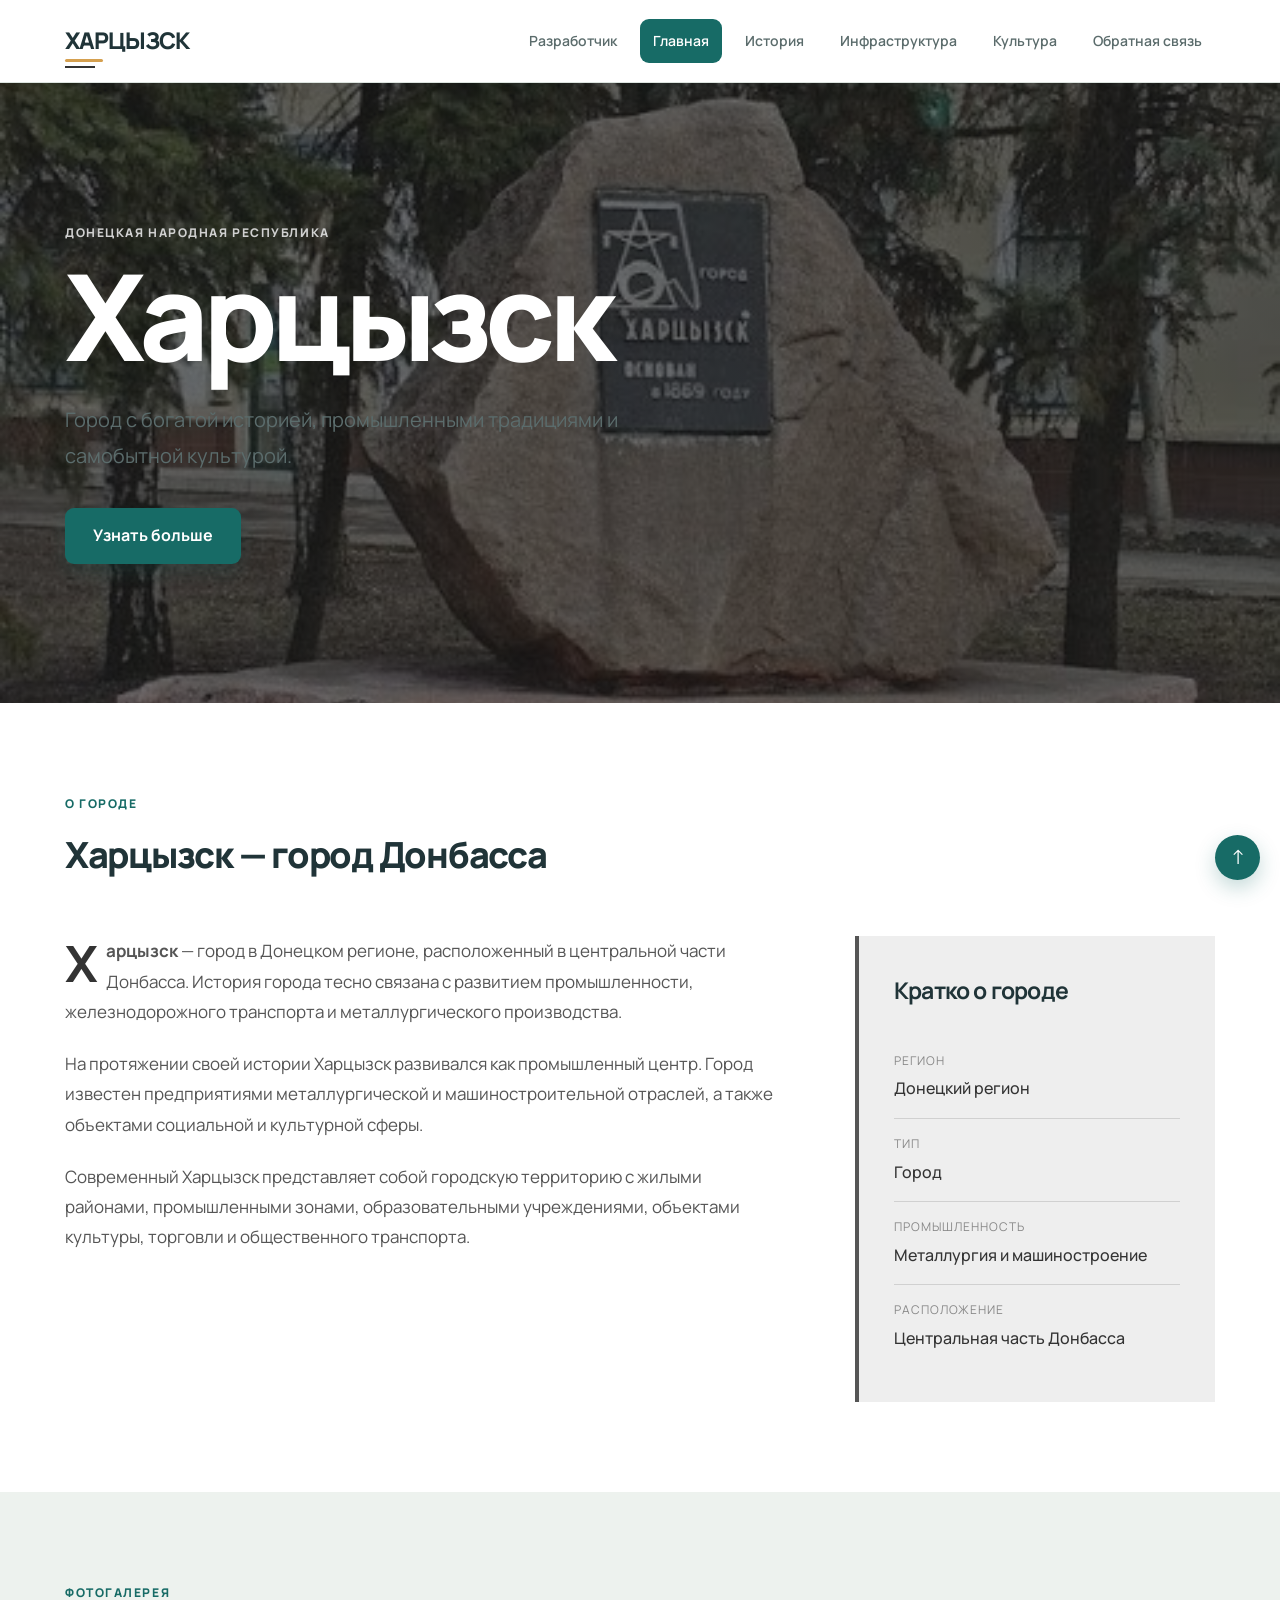
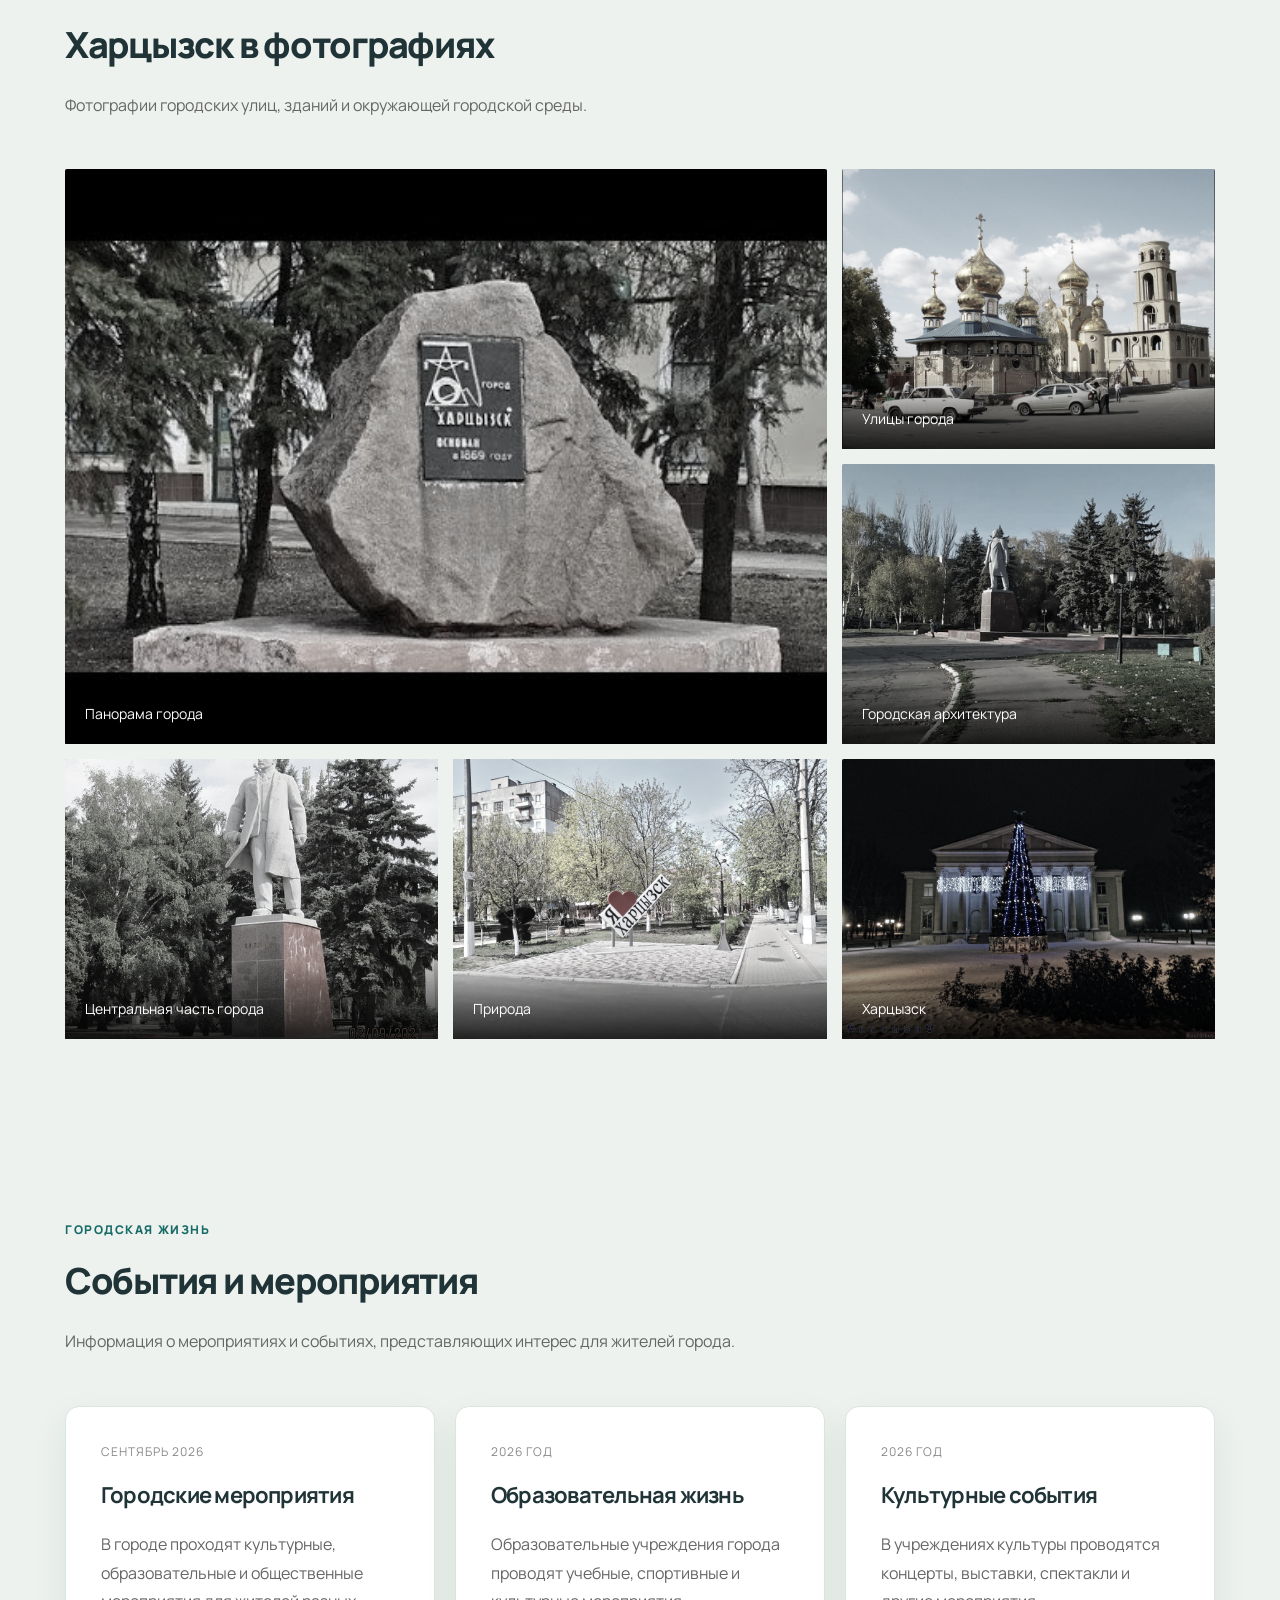
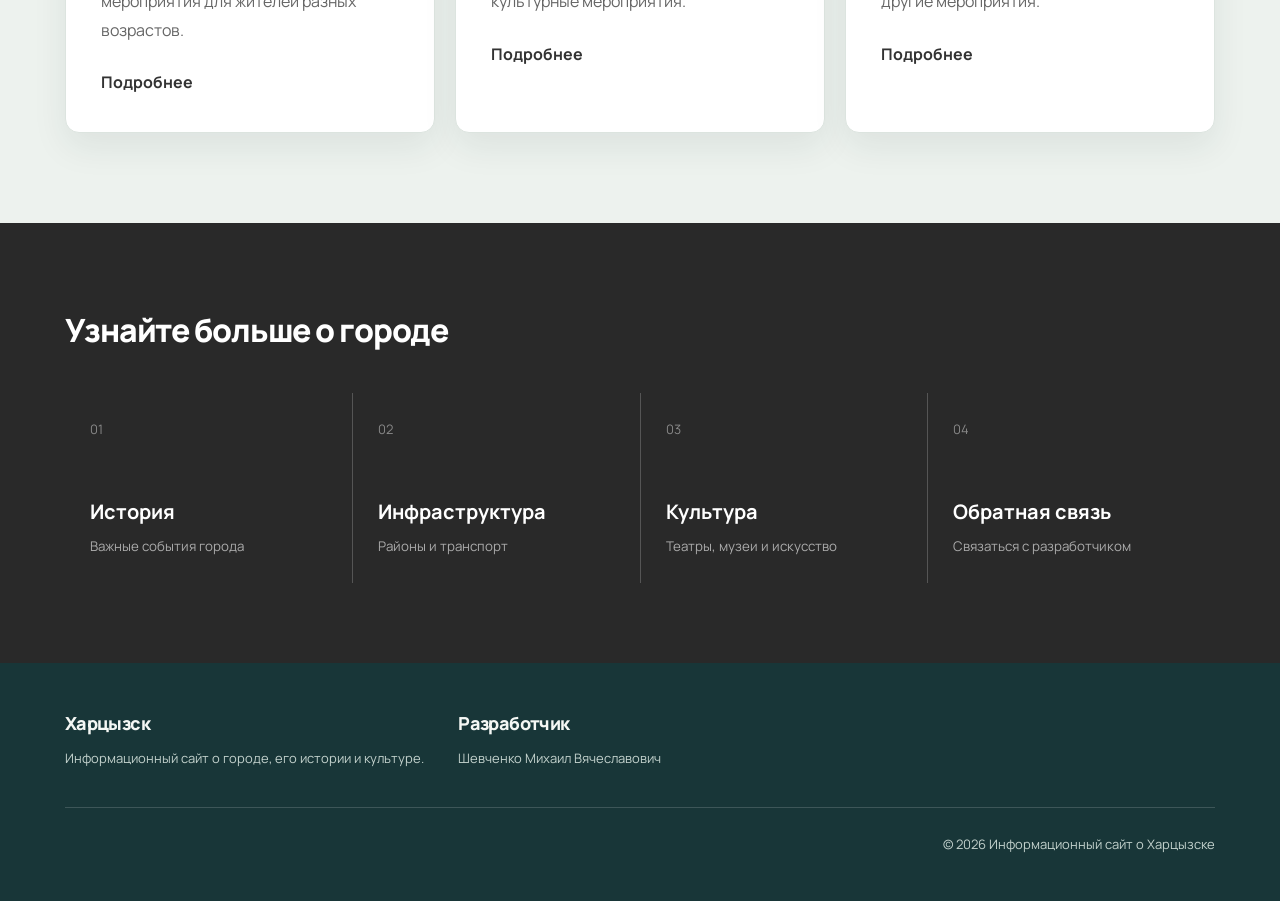
<file: index.html>
<!DOCTYPE html>
<html lang="ru">

<head>
    <meta charset="UTF-8">
    <meta name="viewport" content="width=device-width, initial-scale=1.0">

    <meta name="description"
          content="Информационный сайт о городе Харцызске">

    <title>Харцызск | Главная</title>

    <link rel="stylesheet" href="css/style.css">
    <link rel="stylesheet" href="css/visual-refresh.css">

    <link rel="preconnect" href="https://fonts.googleapis.com">
    <link rel="preconnect" href="https://fonts.gstatic.com" crossorigin>

    <link href="https://fonts.googleapis.com/css2?family=Roboto:wght@300;400;500;700&display=swap"
          rel="stylesheet">
</head>

<body>

<header class="site-header">

    <div class="header-container">

        <div class="logo">
            <a href="index.html">ХАРЦЫЗСК</a>
        </div>

        <nav class="main-navigation" aria-label="Основная навигация">
            <ul>
                <li>
                    <a href="developer.html">Разработчик</a>
                </li>

                <li>
                    <a href="index.html" class="active">Главная</a>
                </li>

                <li>
                    <a href="history.html">История</a>
                </li>

                <li>
                    <a href="infrastructure.html">Инфраструктура</a>
                </li>

                <li>
                    <a href="culture.html">Культура</a>
                </li>

                <li>
                    <a href="feedback.html">Обратная связь</a>
                </li>
            </ul>
        </nav>

    </div>

</header>


<main>

    <!-- ==========================================
         ГЛАВНЫЙ ЭКРАН
         ========================================== -->

    <section class="hero">

        <div class="hero-overlay">

            <div class="container">

                <p class="section-label">
                    Донецкая Народная Республика
                </p>

                <h1>Харцызск</h1>

                <p class="hero-description">
                    Город с богатой историей, промышленными традициями
                    и самобытной культурой.
                </p>

                <a href="#about" class="hero-button">
                    Узнать больше
                </a>

            </div>

        </div>

    </section>


    <!-- ==========================================
         О ГОРОДЕ
         ========================================== -->

    <section class="about-city" id="about">

        <div class="container">

            <header class="section-header">

                <p class="section-label">
                    О городе
                </p>

                <h2>
                    Харцызск — город Донбасса
                </h2>

            </header>


            <div class="about-grid">

                <article class="about-main">

                    <p>
                        <strong>Харцызск</strong> — город в Донецком регионе,
                        расположенный в центральной части Донбасса.
                        История города тесно связана с развитием
                        промышленности, железнодорожного транспорта
                        и металлургического производства.
                    </p>

                    <p>
                        На протяжении своей истории Харцызск развивался
                        как промышленный центр. Город известен предприятиями
                        металлургической и машиностроительной отраслей,
                        а также объектами социальной и культурной сферы.
                    </p>

                    <p>
                        Современный Харцызск представляет собой городскую
                        территорию с жилыми районами, промышленными зонами,
                        образовательными учреждениями, объектами культуры,
                        торговли и общественного транспорта.
                    </p>

                </article>


                <aside class="city-facts">

                    <h3>Кратко о городе</h3>

                    <dl>

                        <div>
                            <dt>Регион</dt>
                            <dd>Донецкий регион</dd>
                        </div>

                        <div>
                            <dt>Тип</dt>
                            <dd>Город</dd>
                        </div>

                        <div>
                            <dt>Промышленность</dt>
                            <dd>Металлургия и машиностроение</dd>
                        </div>

                        <div>
                            <dt>Расположение</dt>
                            <dd>Центральная часть Донбасса</dd>
                        </div>

                    </dl>

                </aside>

            </div>

        </div>

    </section>


    <!-- ==========================================
         ФОТОГАЛЕРЕЯ
         ========================================== -->

    <section class="gallery-section">

        <div class="container">

            <header class="section-header">

                <p class="section-label">
                    Фотогалерея
                </p>

                <h2>
                    Харцызск в фотографиях
                </h2>

                <p>
                    Фотографии городских улиц, зданий и окружающей
                    городской среды.
                </p>

            </header>


            <div class="city-gallery">

                <figure class="gallery-item gallery-large">

                    <img src="images/harzysk1.jpg"
                         alt="Панорама Харцызска">

                    <figcaption>
                        Панорама города
                    </figcaption>

                </figure>


                <figure class="gallery-item">

                    <img src="images/harzysk2.jpg"
                         alt="Улица Харцызска">

                    <figcaption>
                        Улицы города
                    </figcaption>

                </figure>


                <figure class="gallery-item">

                    <img src="images/harzysk3.jpg"
                         alt="Городская архитектура Харцызска">

                    <figcaption>
                        Городская архитектура
                    </figcaption>

                </figure>


                <figure class="gallery-item">

                    <img src="images/harzysk4.jpg"
                         alt="Центральная часть Харцызска">

                    <figcaption>
                        Центральная часть города
                    </figcaption>

                </figure>


                <figure class="gallery-item">

                    <img src="images/harzysk5.jpg"
                         alt="Природа рядом с Харцызском">

                    <figcaption>
                        Природа
                    </figcaption>

                </figure>


                <figure class="gallery-item">

                    <img src="images/harzysk6.jpg"
                         alt="Город Харцызск">

                    <figcaption>
                        Харцызск
                    </figcaption>

                </figure>

            </div>

        </div>

    </section>


    <!-- ==========================================
         СОБЫТИЯ
         ========================================== -->

    <section class="events-section">

        <div class="container">

            <header class="section-header">

                <p class="section-label">
                    Городская жизнь
                </p>

                <h2>
                    События и мероприятия
                </h2>

                <p>
                    Информация о мероприятиях и событиях,
                    представляющих интерес для жителей города.
                </p>

            </header>


            <div class="events-grid">

                <article class="event-card">

                    <time datetime="2026-09">
                        Сентябрь 2026
                    </time>

                    <h3>
                        Городские мероприятия
                    </h3>

                    <p>
                        В городе проходят культурные, образовательные
                        и общественные мероприятия для жителей
                        разных возрастов.
                    </p>

                    <a href="culture.html">
                        Подробнее
                    </a>

                </article>


                <article class="event-card">

                    <time datetime="2026">
                        2026 год
                    </time>

                    <h3>
                        Образовательная жизнь
                    </h3>

                    <p>
                        Образовательные учреждения города проводят
                        учебные, спортивные и культурные мероприятия.
                    </p>

                    <a href="culture.html">
                        Подробнее
                    </a>

                </article>


                <article class="event-card">

                    <time datetime="2026">
                        2026 год
                    </time>

                    <h3>
                        Культурные события
                    </h3>

                    <p>
                        В учреждениях культуры проводятся концерты,
                        выставки, спектакли и другие мероприятия.
                    </p>

                    <a href="culture.html">
                        Подробнее
                    </a>

                </article>

            </div>

        </div>

    </section>


    <!-- ==========================================
         БЫСТРАЯ НАВИГАЦИЯ
         ========================================== -->

    <section class="quick-links">

        <div class="container">

            <header>
                <h2>
                    Узнайте больше о городе
                </h2>
            </header>

            <div class="quick-links-grid">

                <a href="history.html">
                    <span>01</span>
                    <strong>История</strong>
                    <small>Важные события города</small>
                </a>

                <a href="infrastructure.html">
                    <span>02</span>
                    <strong>Инфраструктура</strong>
                    <small>Районы и транспорт</small>
                </a>

                <a href="culture.html">
                    <span>03</span>
                    <strong>Культура</strong>
                    <small>Театры, музеи и искусство</small>
                </a>

                <a href="feedback.html">
                    <span>04</span>
                    <strong>Обратная связь</strong>
                    <small>Связаться с разработчиком</small>
                </a>

            </div>

        </div>

    </section>

</main>


<footer class="site-footer">

    <div class="container footer-container">

        <section>

            <h2>Харцызск</h2>

            <p>
                Информационный сайт о городе,
                его истории и культуре.
            </p>

        </section>

        <section>

            <h2>Разработчик</h2>

            <p>
                Шевченко Михаил Вячеславович
            </p>

        </section>

        <p class="copyright">
            &copy; 2026 Информационный сайт о Харцызске
        </p>

    </div>

</footer>

</body>
</html>
</file>
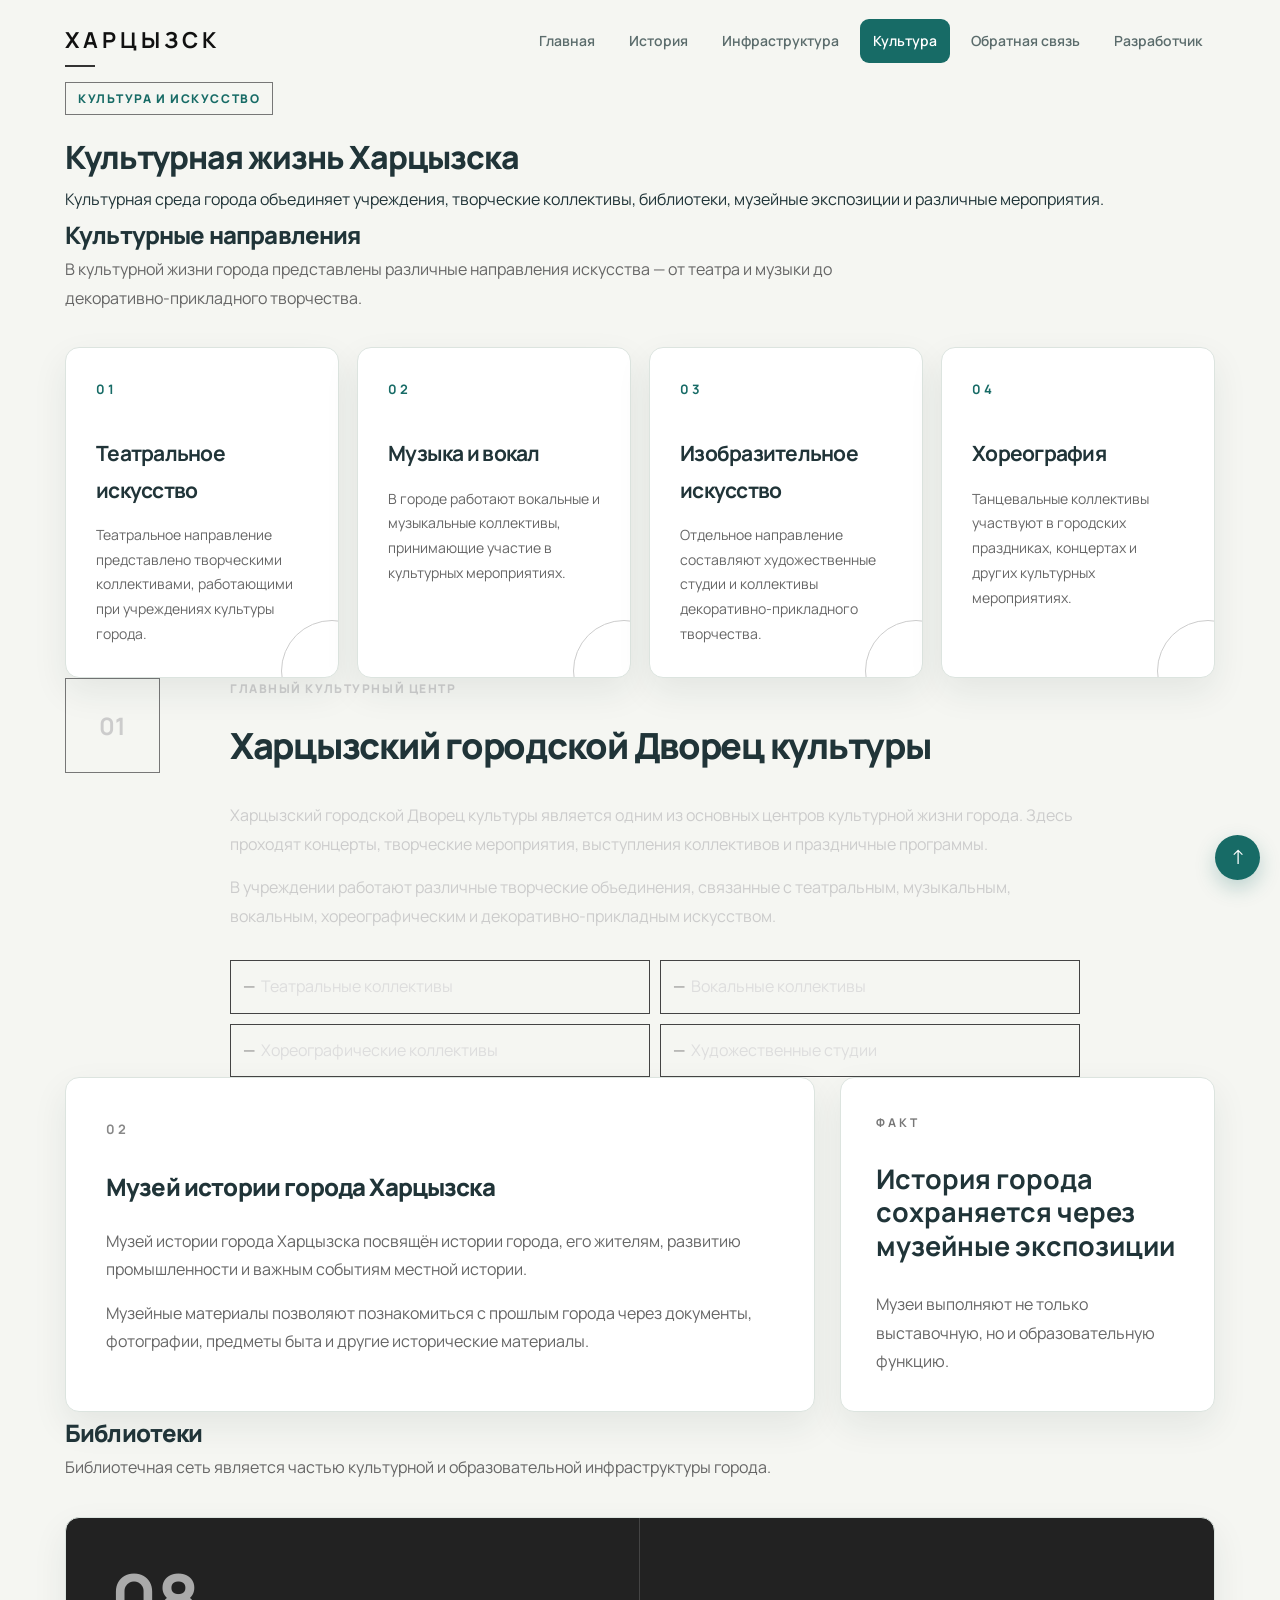
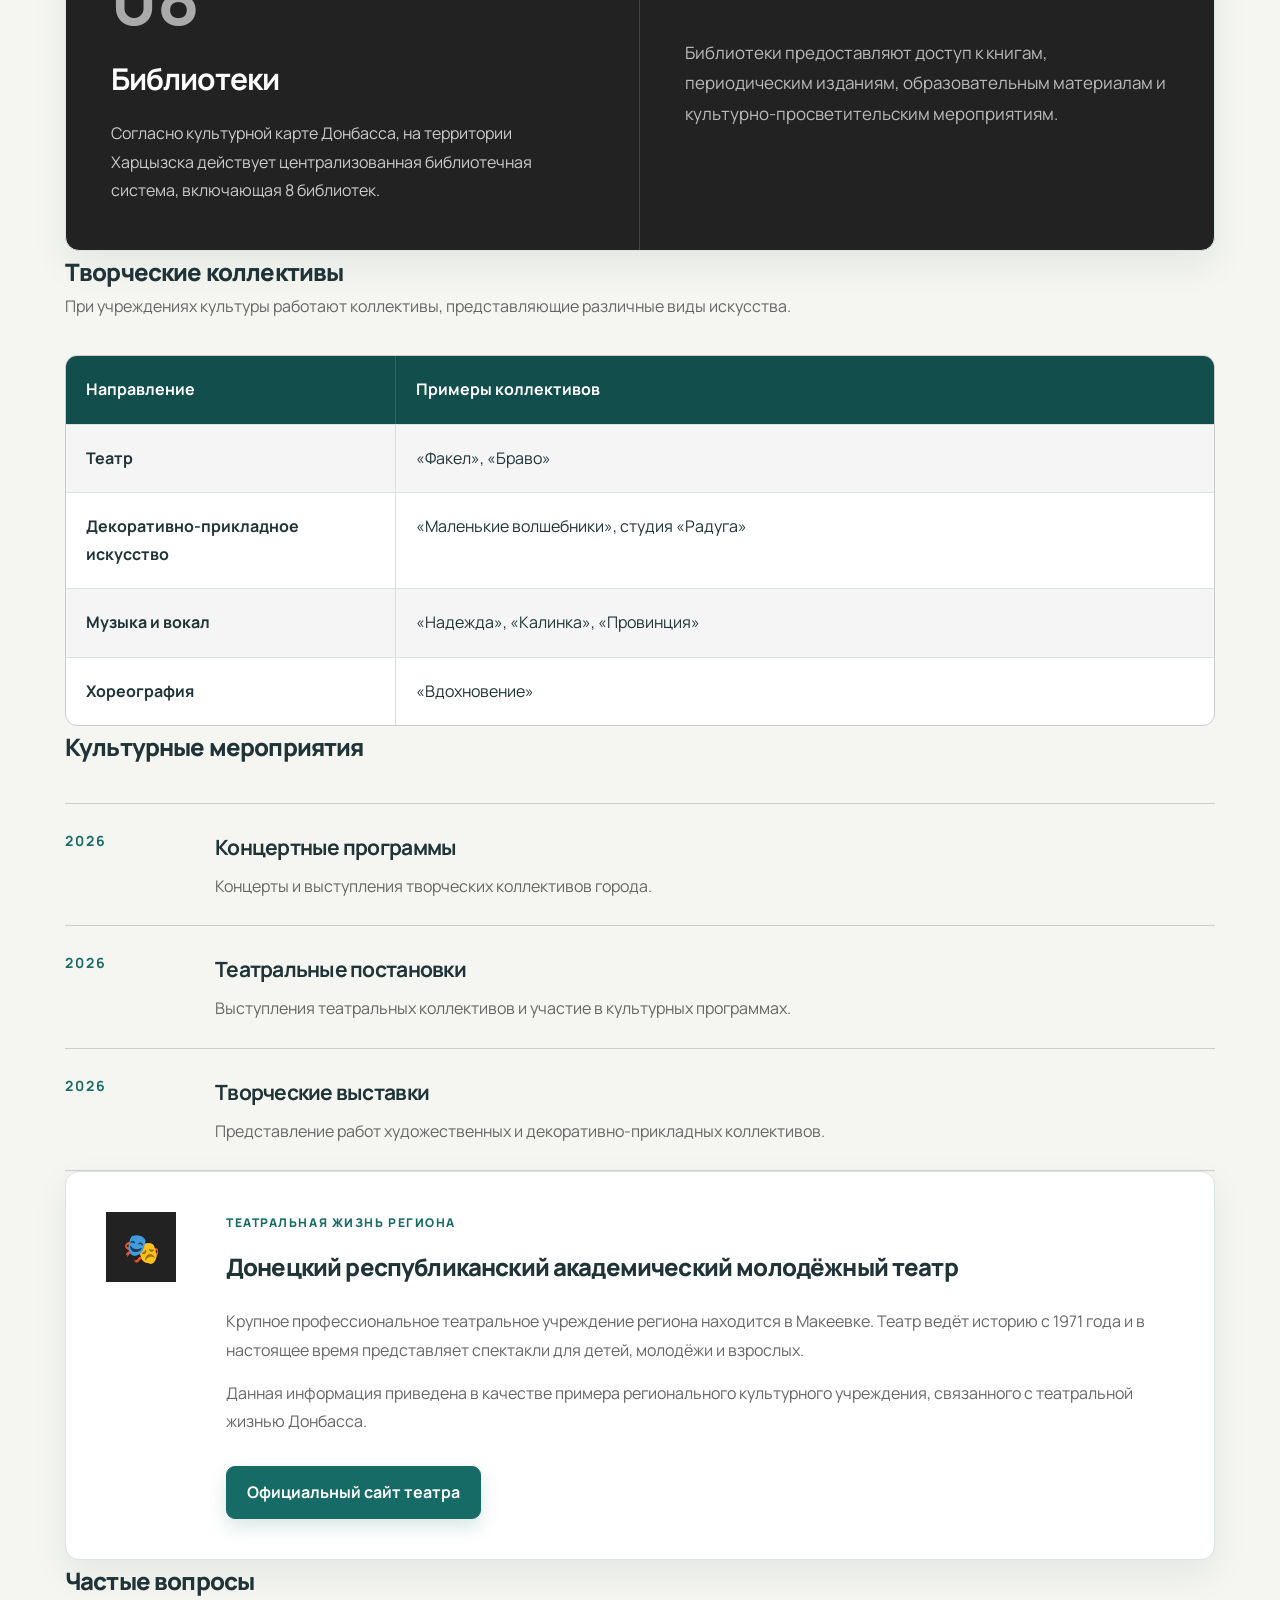
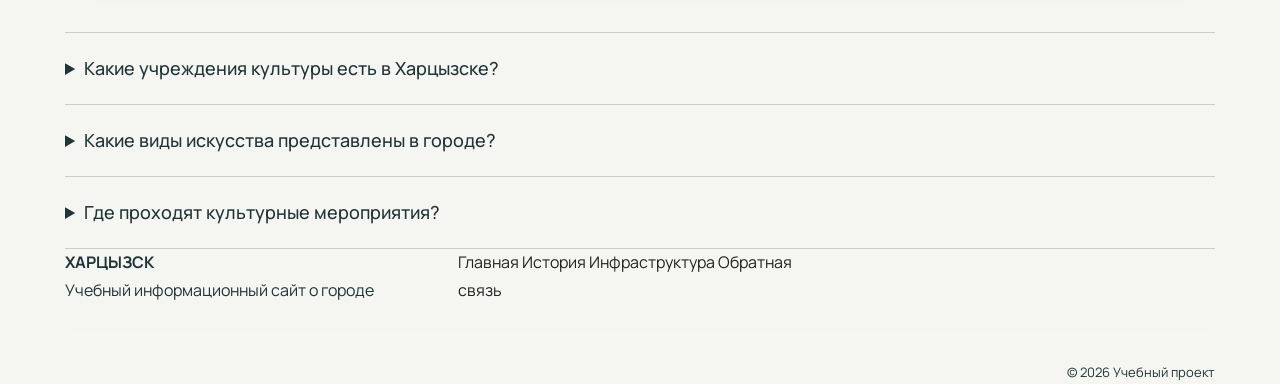
<file: culture.html>
<!DOCTYPE html>

<html lang="ru">

<head> <meta charset="UTF-8"> <meta name="viewport" content="width=device-width, initial-scale=1.0">
<meta name="description" content="Культура и искусство города Харцызска">
<meta name="keywords" content="Харцызск, культура, искусство, музей, театр, дворец культуры">

<title>Харцызск — Культура</title>

<link rel="stylesheet" href="css/style.css">
    <link rel="stylesheet" href="css/visual-refresh.css">

<link rel="preconnect" href="https://fonts.googleapis.com">
<link rel="preconnect" href="https://fonts.gstatic.com" crossorigin>

<link href="https://fonts.googleapis.com/css2?family=Roboto:wght@300;400;500;700&display=swap"
      rel="stylesheet">


<div class="header-container">

  <a href="index.html" class="logo">
    ХАРЦЫЗСК
  </a>


  <nav class="main-nav" aria-label="Основная навигация">

    <ul>

      <li>
        <a href="index.html">
          Главная
        </a>
      </li>

      <li>
        <a href="history.html">
          История
        </a>
      </li>

      <li>
        <a href="infrastructure.html">
          Инфраструктура
        </a>
      </li>

      <li>
        <a href="culture.html" class="active">
          Культура
        </a>
      </li>

      <li>
        <a href="feedback.html">
          Обратная связь
        </a>
      </li>

      <li>
        <a href="developer.html">
          Разработчик
        </a>
      </li>

    </ul>

  </nav>

</div>


<div class="container">

  <p class="page-label">
    КУЛЬТУРА И ИСКУССТВО
  </p>

  <h1>
    Культурная жизнь Харцызска
  </h1>

  <p>
    Культурная среда города объединяет учреждения,
    творческие коллективы, библиотеки, музейные
    экспозиции и различные мероприятия.
  </p>

</div>


<div class="container">

  <h2>
    Культурные направления
  </h2>

  <p class="section-intro">
    В культурной жизни города представлены различные
    направления искусства — от театра и музыки
    до декоративно-прикладного творчества.
  </p>


  <div class="culture-grid">


    <article class="culture-card">

            <span class="culture-number">
                01
            </span>

      <h3>
        Театральное искусство
      </h3>

      <p>
        Театральное направление представлено
        творческими коллективами, работающими
        при учреждениях культуры города.
      </p>

    </article>


    <article class="culture-card">

            <span class="culture-number">
                02
            </span>

      <h3>
        Музыка и вокал
      </h3>

      <p>
        В городе работают вокальные и музыкальные
        коллективы, принимающие участие
        в культурных мероприятиях.
      </p>

    </article>


    <article class="culture-card">

            <span class="culture-number">
                03
            </span>

      <h3>
        Изобразительное искусство
      </h3>

      <p>
        Отдельное направление составляют
        художественные студии и коллективы
        декоративно-прикладного творчества.
      </p>

    </article>


    <article class="culture-card">

            <span class="culture-number">
                04
            </span>

      <h3>
        Хореография
      </h3>

      <p>
        Танцевальные коллективы участвуют
        в городских праздниках, концертах
        и других культурных мероприятиях.
      </p>

    </article>


  </div>

</div>


<div class="container">

  <div class="culture-feature">

    <div class="culture-feature-number">
      01
    </div>


    <div class="culture-feature-content">

      <p class="small-title">
        ГЛАВНЫЙ КУЛЬТУРНЫЙ ЦЕНТР
      </p>

      <h2>
        Харцызский городской Дворец культуры
      </h2>

      <p>
        Харцызский городской Дворец культуры является
        одним из основных центров культурной жизни
        города. Здесь проходят концерты, творческие
        мероприятия, выступления коллективов
        и праздничные программы.
      </p>

      <p>
        В учреждении работают различные творческие
        объединения, связанные с театральным,
        музыкальным, вокальным, хореографическим
        и декоративно-прикладным искусством.
      </p>


      <ul class="culture-list">

        <li>
          Театральные коллективы
        </li>

        <li>
          Вокальные коллективы
        </li>

        <li>
          Хореографические коллективы
        </li>

        <li>
          Художественные студии
        </li>

      </ul>

    </div>

  </div>

</div>


<div class="container">

  <div class="museum-layout">


    <article class="museum-card">

      <div class="museum-number">
        02
      </div>

      <h2>
        Музей истории города Харцызска
      </h2>

      <p>
        Музей истории города Харцызска посвящён
        истории города, его жителям, развитию
        промышленности и важным событиям
        местной истории.
      </p>

      <p>
        Музейные материалы позволяют познакомиться
        с прошлым города через документы, фотографии,
        предметы быта и другие исторические материалы.
      </p>

    </article>


    <aside class="museum-fact">

            <span>
                ФАКТ
            </span>

      <strong>
        История города
        сохраняется
        через музейные
        экспозиции
      </strong>

      <p>
        Музеи выполняют не только выставочную,
        но и образовательную функцию.
      </p>

    </aside>


  </div>

</div>


<div class="container">

  <h2>
    Библиотеки
  </h2>

  <p class="section-intro">
    Библиотечная сеть является частью культурной
    и образовательной инфраструктуры города.
  </p>


  <div class="library-box">

    <div class="library-main">

            <span class="big-number">
                08
            </span>

      <h3>
        Библиотеки
      </h3>

      <p>
        Согласно культурной карте Донбасса,
        на территории Харцызска действует
        централизованная библиотечная система,
        включающая 8 библиотек.
      </p>

    </div>


    <div class="library-side">

      <p>
        Библиотеки предоставляют доступ
        к книгам, периодическим изданиям,
        образовательным материалам и
        культурно-просветительским мероприятиям.
      </p>

    </div>

  </div>

</div>


<div class="container">

  <h2>
    Творческие коллективы
  </h2>

  <p class="section-intro">
    При учреждениях культуры работают коллективы,
    представляющие различные виды искусства.
  </p>


  <div class="creative-table">


    <div class="creative-row creative-header">

      <div>
        Направление
      </div>

      <div>
        Примеры коллективов
      </div>

    </div>


    <div class="creative-row">

      <div>
        <strong>
          Театр
        </strong>
      </div>

      <div>
        «Факел», «Браво»
      </div>

    </div>


    <div class="creative-row">

      <div>
        <strong>
          Декоративно-прикладное искусство
        </strong>
      </div>

      <div>
        «Маленькие волшебники»,
        студия «Радуга»
      </div>

    </div>


    <div class="creative-row">

      <div>
        <strong>
          Музыка и вокал
        </strong>
      </div>

      <div>
        «Надежда», «Калинка», «Провинция»
      </div>

    </div>


    <div class="creative-row">

      <div>
        <strong>
          Хореография
        </strong>
      </div>

      <div>
        «Вдохновение»
      </div>

    </div>


  </div>

</div>


<div class="container">

  <h2>
    Культурные мероприятия
  </h2>


  <div class="event-list">


    <article class="event-item">

      <time datetime="2026">
        2026
      </time>

      <div>

        <h3>
          Концертные программы
        </h3>

        <p>
          Концерты и выступления творческих
          коллективов города.
        </p>

      </div>

    </article>


    <article class="event-item">

      <time datetime="2026">
        2026
      </time>

      <div>

        <h3>
          Театральные постановки
        </h3>

        <p>
          Выступления театральных коллективов
          и участие в культурных программах.
        </p>

      </div>

    </article>


    <article class="event-item">

      <time datetime="2026">
        2026
      </time>

      <div>

        <h3>
          Творческие выставки
        </h3>

        <p>
          Представление работ художественных
          и декоративно-прикладных коллективов.
        </p>

      </div>

    </article>


  </div>

</div>


<div class="container">

  <aside class="theatre-note">

    <div class="theatre-symbol">
      🎭
    </div>


    <div>

      <p class="small-title">
        ТЕАТРАЛЬНАЯ ЖИЗНЬ РЕГИОНА
      </p>

      <h2>
        Донецкий республиканский
        академический молодёжный театр
      </h2>

      <p>
        Крупное профессиональное театральное
        учреждение региона находится в Макеевке.
        Театр ведёт историю с 1971 года и в настоящее
        время представляет спектакли для детей,
        молодёжи и взрослых.
      </p>

      <p>
        Данная информация приведена в качестве
        примера регионального культурного учреждения,
        связанного с театральной жизнью Донбасса.
      </p>

      <a class="culture-button"
         href="https://donramt.ru/"
         target="_blank"
         rel="noopener noreferrer">
        Официальный сайт театра
      </a>

    </div>

  </aside>

</div>


<div class="container">

  <h2>
    Частые вопросы
  </h2>


  <div class="culture-faq">


    <details>

      <summary>
        Какие учреждения культуры есть в Харцызске?
      </summary>

      <p>
        Среди учреждений культуры города указаны
        городской Дворец культуры, Музей истории
        города Харцызска и библиотечная система.
      </p>

    </details>


    <details>

      <summary>
        Какие виды искусства представлены в городе?
      </summary>

      <p>
        Представлены театральное, музыкальное,
        вокальное, хореографическое,
        изобразительное и декоративно-прикладное
        направления.
      </p>

    </details>


    <details>

      <summary>
        Где проходят культурные мероприятия?
      </summary>

      <p>
        Основными площадками являются учреждения
        культуры, творческие объединения,
        городские общественные пространства
        и площадки для проведения праздничных
        мероприятий.
      </p>

    </details>


  </div>

</div>


<div class="footer-container">


  <div>

    <strong>
      ХАРЦЫЗСК
    </strong>

    <p>
      Учебный информационный сайт о городе
    </p>

  </div>


  <nav aria-label="Навигация в подвале">

    <a href="index.html">
      Главная
    </a>

    <a href="history.html">
      История
    </a>

    <a href="infrastructure.html">
      Инфраструктура
    </a>

    <a href="feedback.html">
      Обратная связь
    </a>

  </nav>


  <p class="copyright">
    © 2026 Учебный проект
  </p>


</div>
</file>
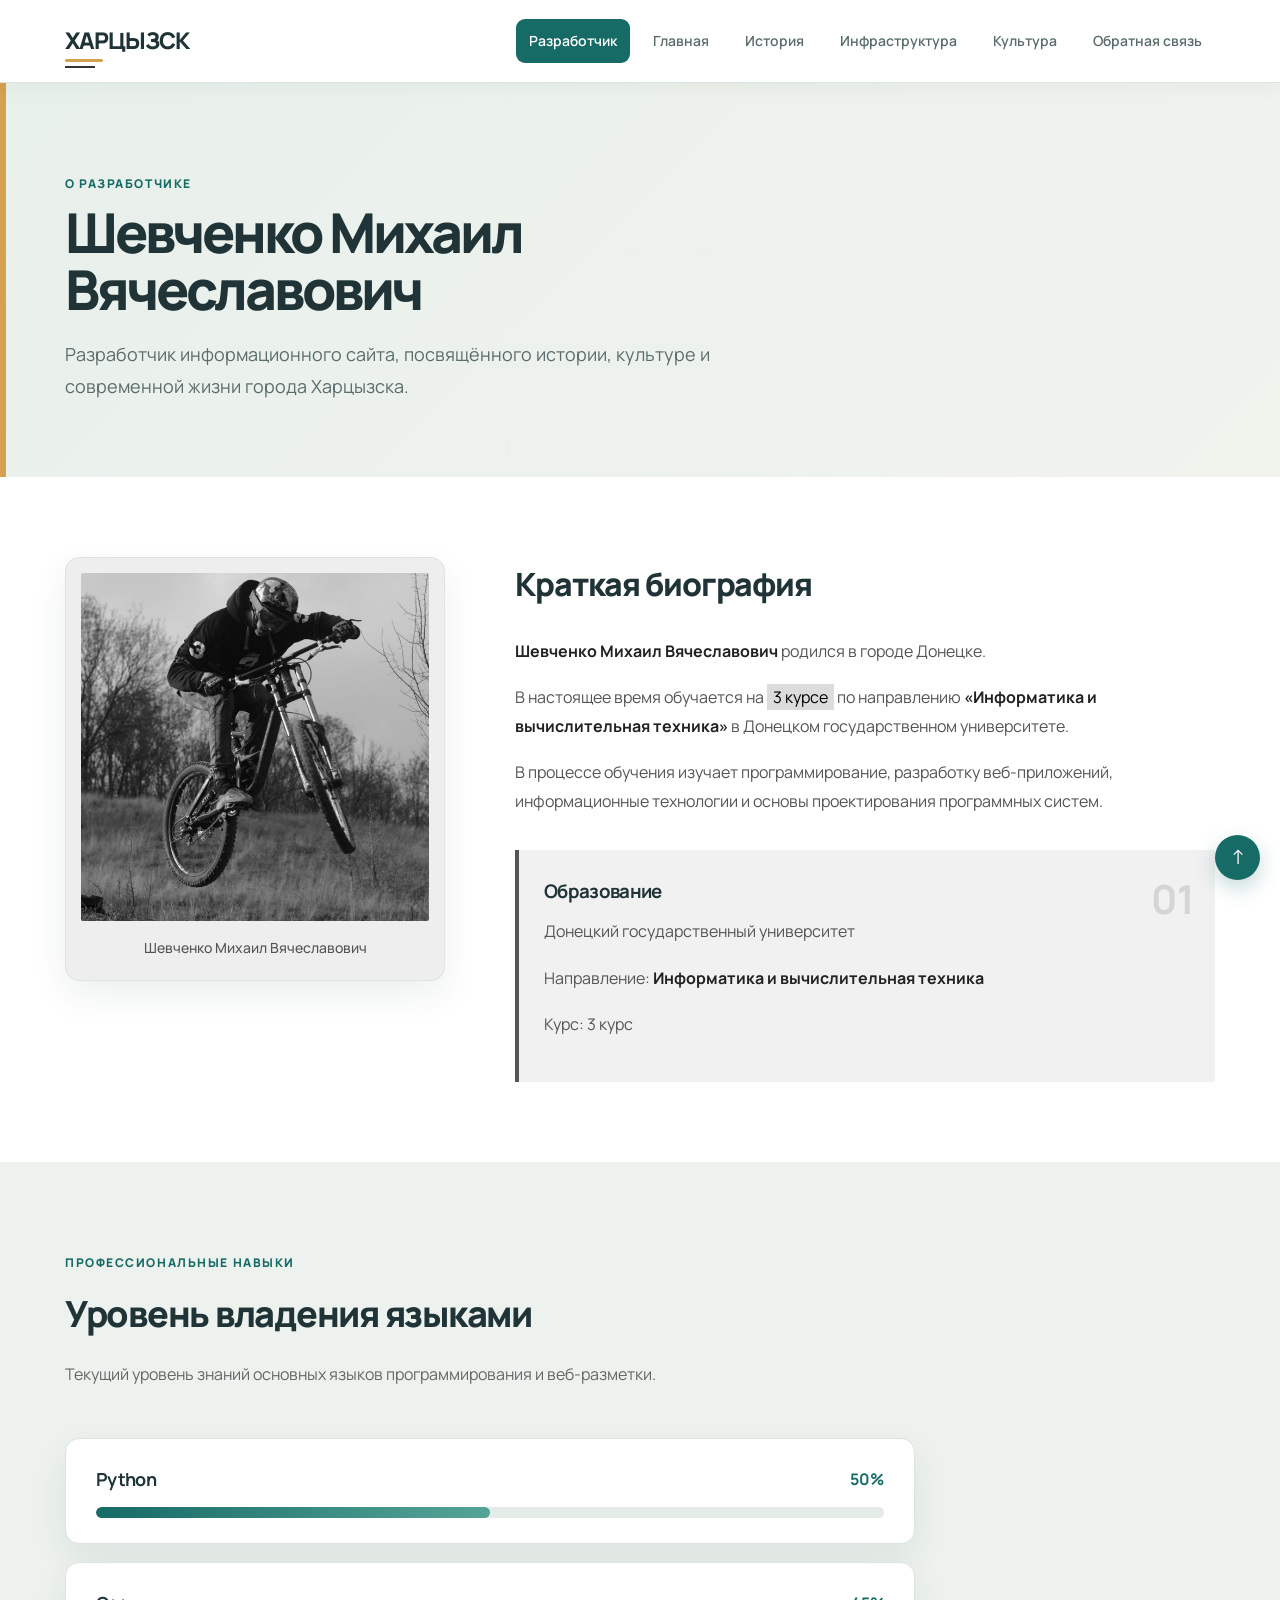
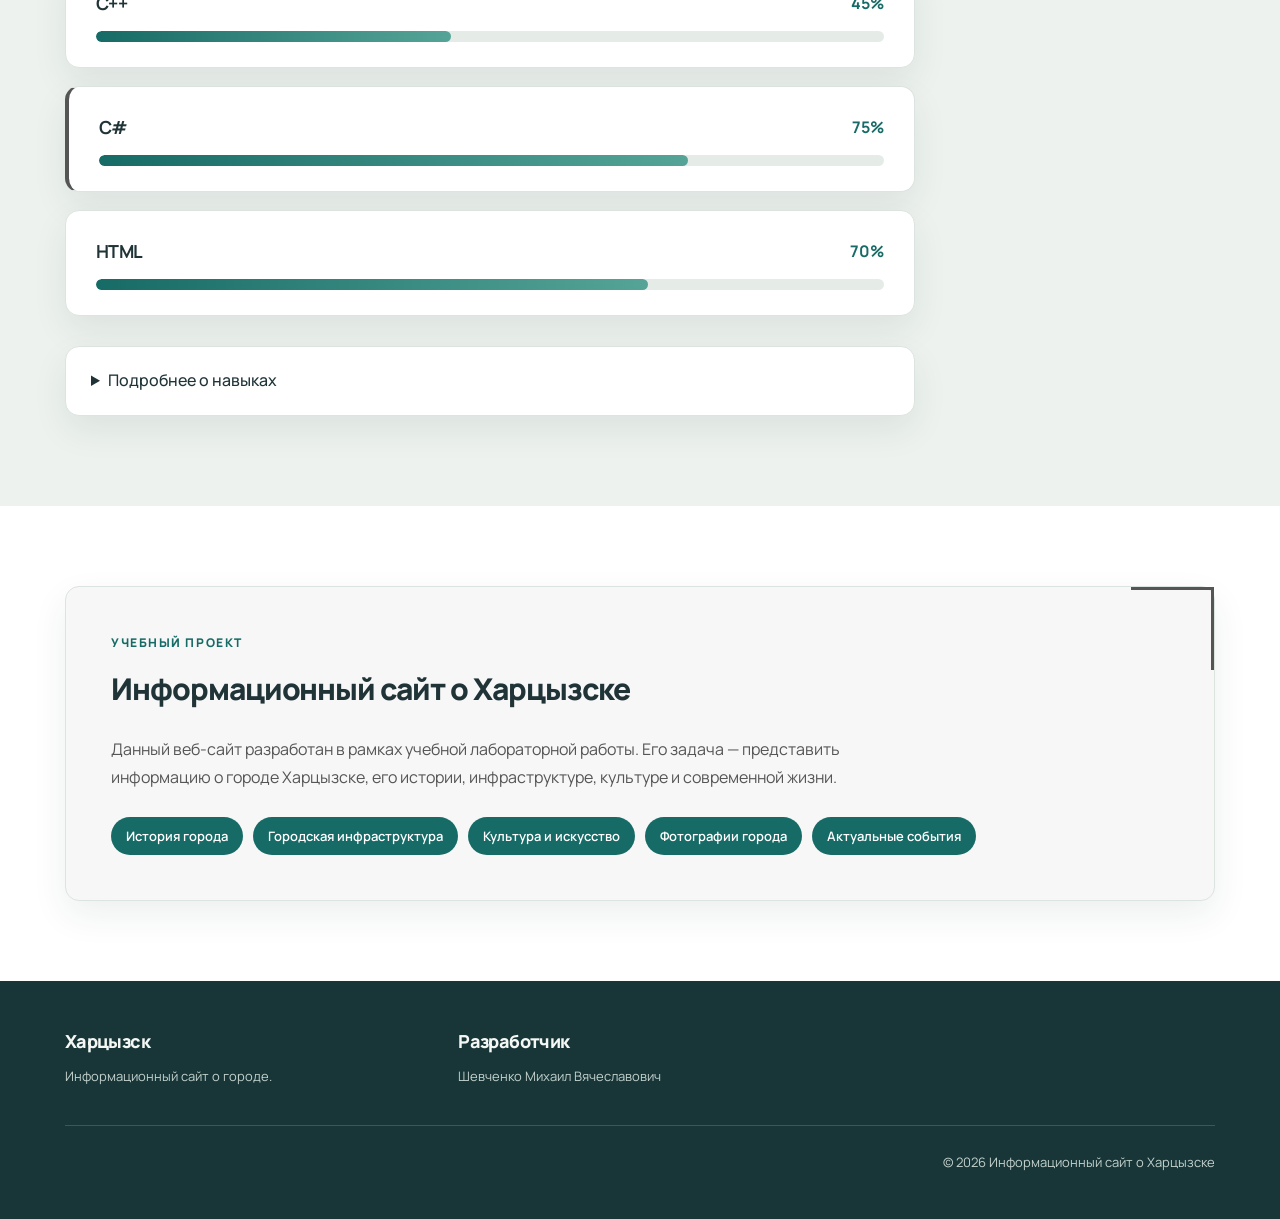
<file: developer.html>
<!DOCTYPE html>
<html lang="ru">

<head>
    <meta charset="UTF-8">
    <meta name="viewport" content="width=device-width, initial-scale=1.0">

    <meta name="description"
          content="Страница разработчика сайта о городе Харцызске">
    <meta name="author" content="Шевченко Михаил Вячеславович">

    <title>О разработчике | Харцызск</title>

    <link rel="stylesheet" href="css/style.css">
    <link rel="stylesheet" href="css/visual-refresh.css">

    <!-- Google Fonts -->
    <link rel="preconnect" href="https://fonts.googleapis.com">
    <link rel="preconnect" href="https://fonts.gstatic.com" crossorigin>
    <link href="https://fonts.googleapis.com/css2?family=Roboto:wght@300;400;500;700&display=swap"
          rel="stylesheet">
</head>

<body>

<header class="site-header">

    <div class="header-container">

        <div class="logo">
            <a href="developer.html">ХАРЦЫЗСК</a>
        </div>

        <nav class="main-navigation" aria-label="Основная навигация">
            <ul>
                <li><a href="developer.html" class="active">Разработчик</a></li>
                <li><a href="index.html">Главная</a></li>
                <li><a href="history.html">История</a></li>
                <li><a href="infrastructure.html">Инфраструктура</a></li>
                <li><a href="culture.html">Культура</a></li>
                <li><a href="feedback.html">Обратная связь</a></li>
            </ul>
        </nav>

    </div>

</header>


<main>

    <!-- Заголовок страницы -->
    <section class="page-intro">

        <div class="container">

            <p class="section-label">О разработчике</p>

            <h1>Шевченко Михаил Вячеславович</h1>

            <p class="intro-text">
                Разработчик информационного сайта, посвящённого
                истории, культуре и современной жизни города Харцызска.
            </p>

        </div>

    </section>


    <!-- Основная информация -->
    <section class="developer-section">

        <div class="container developer-grid">

            <!-- Фотография -->
            <article class="developer-photo-card">

                <figure>

                    <div class="photo-wrapper">
                        <img src="images/photo.jpg"
                             alt="Фотография Шевченко Михаила Вячеславовича">
                    </div>

                    <figcaption>
                        Шевченко Михаил Вячеславович
                    </figcaption>

                </figure>

            </article>


            <!-- Биография -->
            <article class="developer-info">

                <h2>Краткая биография</h2>

                <p>
                    <strong>Шевченко Михаил Вячеславович</strong>
                    родился в городе Донецке.
                </p>

                <p>
                    В настоящее время обучается на
                    <mark>3 курсе</mark> по направлению
                    <strong>«Информатика и вычислительная техника»</strong>
                    в Донецком государственном университете.
                </p>

                <p>
                    В процессе обучения изучает программирование,
                    разработку веб-приложений, информационные технологии
                    и основы проектирования программных систем.
                </p>

                <aside class="developer-note">

                    <h3>Образование</h3>

                    <p>
                        Донецкий государственный университет
                    </p>

                    <p>
                        Направление:
                        <strong>Информатика и вычислительная техника</strong>
                    </p>

                    <p>
                        Курс:
                        <time datetime="2026">3 курс</time>
                    </p>

                </aside>

            </article>

        </div>

    </section>


    <!-- Навыки -->
    <section class="skills-section" id="skills">

        <div class="container">

            <header class="section-header">

                <p class="section-label">Профессиональные навыки</p>

                <h2>Уровень владения языками</h2>

                <p>
                    Текущий уровень знаний основных языков
                    программирования и веб-разметки.
                </p>

            </header>


            <div class="skills-list">

                <!-- Python -->
                <article class="skill-item">

                    <div class="skill-title">

                        <h3>Python</h3>

                        <span class="skill-percent">50%</span>

                    </div>

                    <div class="skill-bar">

                        <div class="skill-progress python"
                             style="width: 50%;"
                             role="progressbar"
                             aria-valuenow="50"
                             aria-valuemin="0"
                             aria-valuemax="100">
                        </div>

                    </div>

                    <meter value="50" min="0" max="100">
                        50%
                    </meter>

                </article>


                <!-- C++ -->
                <article class="skill-item">

                    <div class="skill-title">

                        <h3>C++</h3>

                        <span class="skill-percent">45%</span>

                    </div>

                    <div class="skill-bar">

                        <div class="skill-progress cpp"
                             style="width: 45%;"
                             role="progressbar"
                             aria-valuenow="45"
                             aria-valuemin="0"
                             aria-valuemax="100">
                        </div>

                    </div>

                    <meter value="45" min="0" max="100">
                        45%
                    </meter>

                </article>


                <!-- C# -->
                <article class="skill-item">

                    <div class="skill-title">

                        <h3>C#</h3>

                        <span class="skill-percent">75%</span>

                    </div>

                    <div class="skill-bar">

                        <div class="skill-progress csharp"
                             style="width: 75%;"
                             role="progressbar"
                             aria-valuenow="75"
                             aria-valuemin="0"
                             aria-valuemax="100">
                        </div>

                    </div>

                    <meter value="75" min="0" max="100">
                        75%
                    </meter>

                </article>


                <!-- HTML -->
                <article class="skill-item">

                    <div class="skill-title">

                        <h3>HTML</h3>

                        <span class="skill-percent">70%</span>

                    </div>

                    <div class="skill-bar">

                        <div class="skill-progress html"
                             style="width: 70%;"
                             role="progressbar"
                             aria-valuenow="70"
                             aria-valuemin="0"
                             aria-valuemax="100">
                        </div>

                    </div>

                    <meter value="70" min="0" max="100">
                        70%
                    </meter>

                </article>

            </div>


            <!-- Дополнительная информация -->
            <details class="skills-details">

                <summary>Подробнее о навыках</summary>

                <p>
                    Навыки программирования развиваются в рамках
                    учебных проектов, лабораторных работ и самостоятельного
                    изучения современных технологий.
                </p>

            </details>

        </div>

    </section>


    <!-- Проект -->
    <section class="project-section">

        <div class="container">

            <article class="project-card">

                <header>
                    <p class="section-label">Учебный проект</p>

                    <h2>Информационный сайт о Харцызске</h2>
                </header>

                <p>
                    Данный веб-сайт разработан в рамках учебной
                    лабораторной работы. Его задача — представить
                    информацию о городе Харцызске, его истории,
                    инфраструктуре, культуре и современной жизни.
                </p>

                <ul class="project-features">
                    <li>История города</li>
                    <li>Городская инфраструктура</li>
                    <li>Культура и искусство</li>
                    <li>Фотографии города</li>
                    <li>Актуальные события</li>
                </ul>

            </article>

        </div>

    </section>

</main>


<footer class="site-footer">

    <div class="container footer-container">

        <section>

            <h2>Харцызск</h2>

            <p>
                Информационный сайт о городе.
            </p>

        </section>

        <section>

            <h2>Разработчик</h2>

            <p>
                Шевченко Михаил Вячеславович
            </p>

        </section>

        <p class="copyright">
            &copy; <time datetime="2026">2026</time>
            Информационный сайт о Харцызске
        </p>

    </div>

</footer>

</body>
</html>
</file>
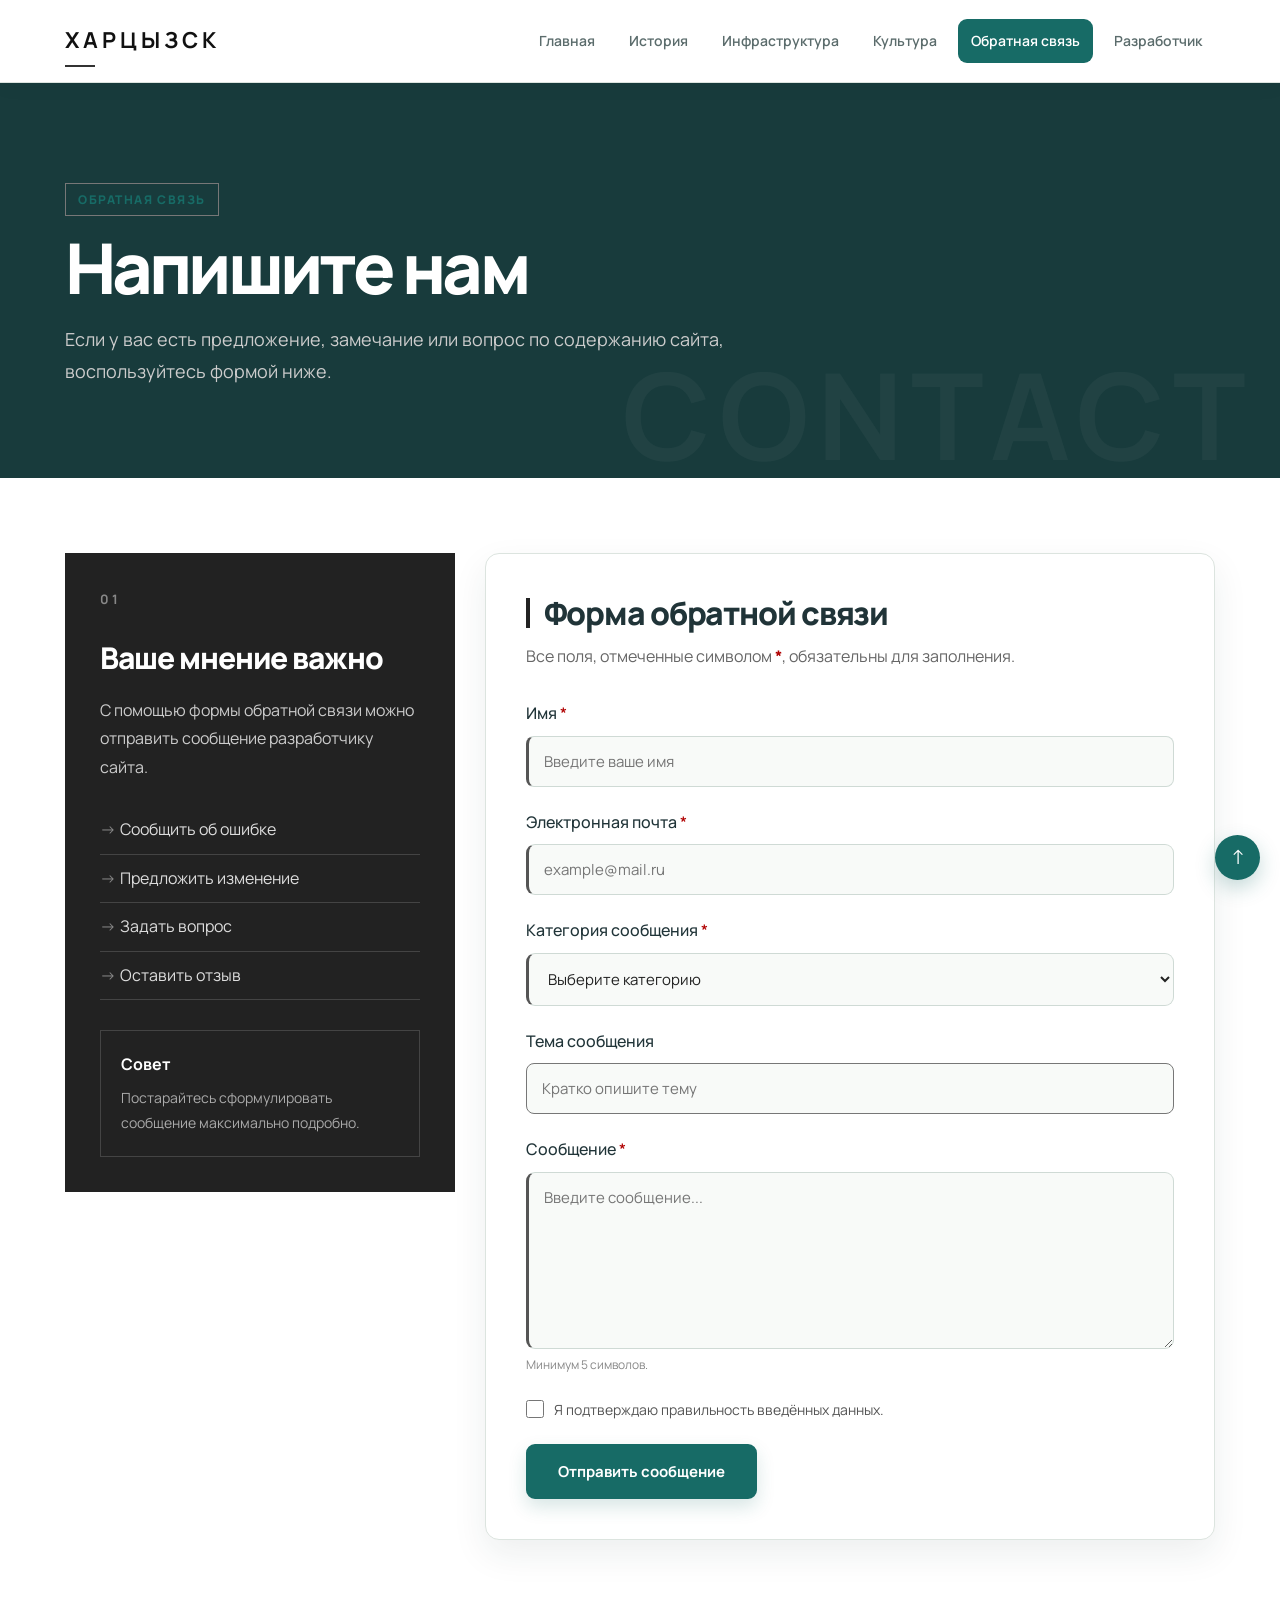
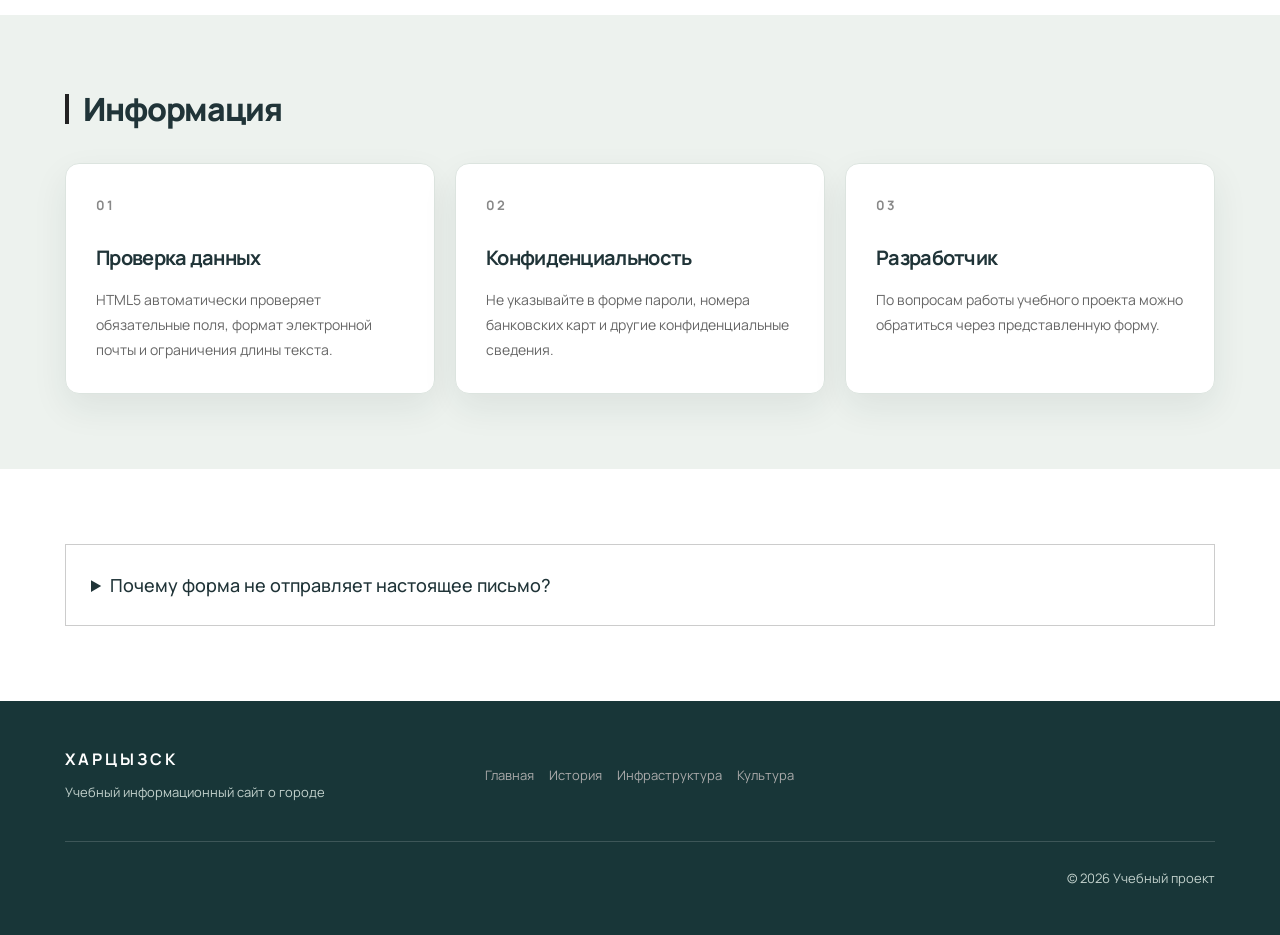
<file: feedback.html>
<!DOCTYPE html>

<html lang="ru">

<head>
    <meta charset="UTF-8">
    <meta name="viewport" content="width=device-width, initial-scale=1.0">


    <meta name="description" content="Обратная связь по учебному сайту о городе Харцызске">
    <meta name="keywords" content="Харцызск, обратная связь, форма, сообщение">

    <title>Харцызск — Обратная связь</title>

    <link rel="stylesheet" href="css/style.css">
    <link rel="stylesheet" href="css/visual-refresh.css">

    <link rel="preconnect" href="https://fonts.googleapis.com">
    <link rel="preconnect" href="https://fonts.gstatic.com" crossorigin>

    <link href="https://fonts.googleapis.com/css2?family=Roboto:wght@300;400;500;700&display=swap"
          rel="stylesheet">


</head>

<body>

<header class="site-header">


    <div class="header-container">

        <a href="index.html" class="logo">
            ХАРЦЫЗСК
        </a>


        <nav class="main-nav" aria-label="Основная навигация">

            <ul>

                <li>
                    <a href="index.html">
                        Главная
                    </a>
                </li>

                <li>
                    <a href="history.html">
                        История
                    </a>
                </li>

                <li>
                    <a href="infrastructure.html">
                        Инфраструктура
                    </a>
                </li>

                <li>
                    <a href="culture.html">
                        Культура
                    </a>
                </li>

                <li>
                    <a href="feedback.html" class="active">
                        Обратная связь
                    </a>
                </li>

                <li>
                    <a href="developer.html">
                        Разработчик
                    </a>
                </li>

            </ul>

        </nav>

    </div>


</header>

<main>

    <!-- =====================================================
         ЗАГОЛОВОК
         ===================================================== -->

    <section class="feedback-hero">
        <div class="container">

            <p class="page-label">
                ОБРАТНАЯ СВЯЗЬ
            </p>

            <h1>
                Напишите нам
            </h1>

            <p>
                Если у вас есть предложение, замечание или вопрос
                по содержанию сайта, воспользуйтесь формой ниже.
            </p>

        </div>


    </section>

    <!-- =====================================================
         ФОРМА
         ===================================================== -->

    <section class="content-section">

        <div class="container">

            <div class="feedback-layout">


                <!-- Информация -->

                <aside class="feedback-info">

            <span class="feedback-number">
                01
            </span>

                    <h2>
                        Ваше мнение важно
                    </h2>

                    <p>
                        С помощью формы обратной связи можно отправить
                        сообщение разработчику сайта.
                    </p>


                    <ul>

                        <li>
                            Сообщить об ошибке
                        </li>

                        <li>
                            Предложить изменение
                        </li>

                        <li>
                            Задать вопрос
                        </li>

                        <li>
                            Оставить отзыв
                        </li>

                    </ul>


                    <div class="feedback-tip">

                        <strong>
                            Совет
                        </strong>

                        <p>
                            Постарайтесь сформулировать сообщение
                            максимально подробно.
                        </p>

                    </div>

                </aside>



                <!-- Форма -->

                <section class="feedback-form-section">

                    <h2>
                        Форма обратной связи
                    </h2>

                    <p class="form-description">
                        Все поля, отмеченные символом
                        <mark>*</mark>,
                        обязательны для заполнения.
                    </p>


                    <form
                            class="feedback-form"
                            action="#"
                            method="post">


                        <!-- Имя -->

                        <div class="form-group">

                            <label for="name">
                                Имя
                                <span>*</span>
                            </label>

                            <input
                                    type="text"
                                    id="name"
                                    name="name"
                                    placeholder="Введите ваше имя"
                                    minlength="2"
                                    maxlength="50"
                                    autocomplete="name"
                                    required>

                        </div>



                        <!-- Email -->

                        <div class="form-group">

                            <label for="email">
                                Электронная почта
                                <span>*</span>
                            </label>

                            <input
                                    type="email"
                                    id="email"
                                    name="email"
                                    placeholder="example@mail.ru"
                                    autocomplete="email"
                                    required>

                        </div>



                        <!-- Категория -->

                        <div class="form-group">

                            <label for="category">
                                Категория сообщения
                                <span>*</span>
                            </label>

                            <select
                                    id="category"
                                    name="category"
                                    required>

                                <option value="" selected disabled>
                                    Выберите категорию
                                </option>

                                <option value="question">
                                    Вопрос
                                </option>

                                <option value="suggestion">
                                    Предложение
                                </option>

                                <option value="error">
                                    Ошибка на сайте
                                </option>

                                <option value="review">
                                    Отзыв
                                </option>

                            </select>

                        </div>



                        <!-- Тема -->

                        <div class="form-group">

                            <label for="subject">
                                Тема сообщения
                            </label>

                            <input
                                    type="text"
                                    id="subject"
                                    name="subject"
                                    placeholder="Кратко опишите тему"
                                    maxlength="100">

                        </div>



                        <!-- Сообщение -->

                        <div class="form-group">

                            <label for="message">
                                Сообщение
                                <span>*</span>
                            </label>

                            <textarea
                                    id="message"
                                    name="message"
                                    rows="7"
                                    minlength="5"
                                    maxlength="1000"
                                    placeholder="Введите сообщение..."
                                    required></textarea>

                            <small>
                                Минимум 5 символов.
                            </small>

                        </div>



                        <!-- Согласие -->

                        <div class="checkbox-group">

                            <input
                                    type="checkbox"
                                    id="agreement"
                                    name="agreement"
                                    required>

                            <label for="agreement">
                                Я подтверждаю правильность введённых
                                данных.
                            </label>

                        </div>



                        <!-- Кнопка -->

                        <button
                                type="submit"
                                class="submit-button">

                            Отправить сообщение

                        </button>


                    </form>

                </section>

            </div>

        </div>


    </section>

    <!-- =====================================================
         ДОПОЛНИТЕЛЬНАЯ ИНФОРМАЦИЯ
         ===================================================== -->

    <section class="content-section feedback-extra">

        <div class="container">

            <h2>
                Информация
            </h2>


            <div class="extra-grid">


                <article class="extra-card">

            <span>
                01
            </span>

                    <h3>
                        Проверка данных
                    </h3>

                    <p>
                        HTML5 автоматически проверяет обязательные
                        поля, формат электронной почты и ограничения
                        длины текста.
                    </p>

                </article>


                <article class="extra-card">

            <span>
                02
            </span>

                    <h3>
                        Конфиденциальность
                    </h3>

                    <p>
                        Не указывайте в форме пароли, номера банковских
                        карт и другие конфиденциальные сведения.
                    </p>

                </article>


                <article class="extra-card">

            <span>
                03
            </span>

                    <h3>
                        Разработчик
                    </h3>

                    <p>
                        По вопросам работы учебного проекта можно
                        обратиться через представленную форму.
                    </p>

                </article>


            </div>

        </div>


    </section>

    <!-- =====================================================
         FAQ
         ===================================================== -->

    <section class="content-section">
        <div class="container">

            <details class="feedback-details">

                <summary>
                    Почему форма не отправляет настоящее письмо?
                </summary>

                <p>
                    Данная форма является частью учебного HTML-проекта.
                    Для настоящей отправки сообщений необходимо подключить
                    серверную обработку формы или внешний сервис.
                </p>

            </details>

        </div>

    </section>

</main>

<!-- =====================================================
     FOOTER
     ===================================================== -->

<footer class="site-footer">
    <div class="footer-container">


        <div>

            <strong>
                ХАРЦЫЗСК
            </strong>

            <p>
                Учебный информационный сайт о городе
            </p>

        </div>


        <nav aria-label="Навигация в подвале">

            <a href="index.html">
                Главная
            </a>

            <a href="history.html">
                История
            </a>

            <a href="infrastructure.html">
                Инфраструктура
            </a>

            <a href="culture.html">
                Культура
            </a>

        </nav>


        <p class="copyright">
            © 2026 Учебный проект
        </p>


    </div>


</footer>

</body>
</html>
</file>
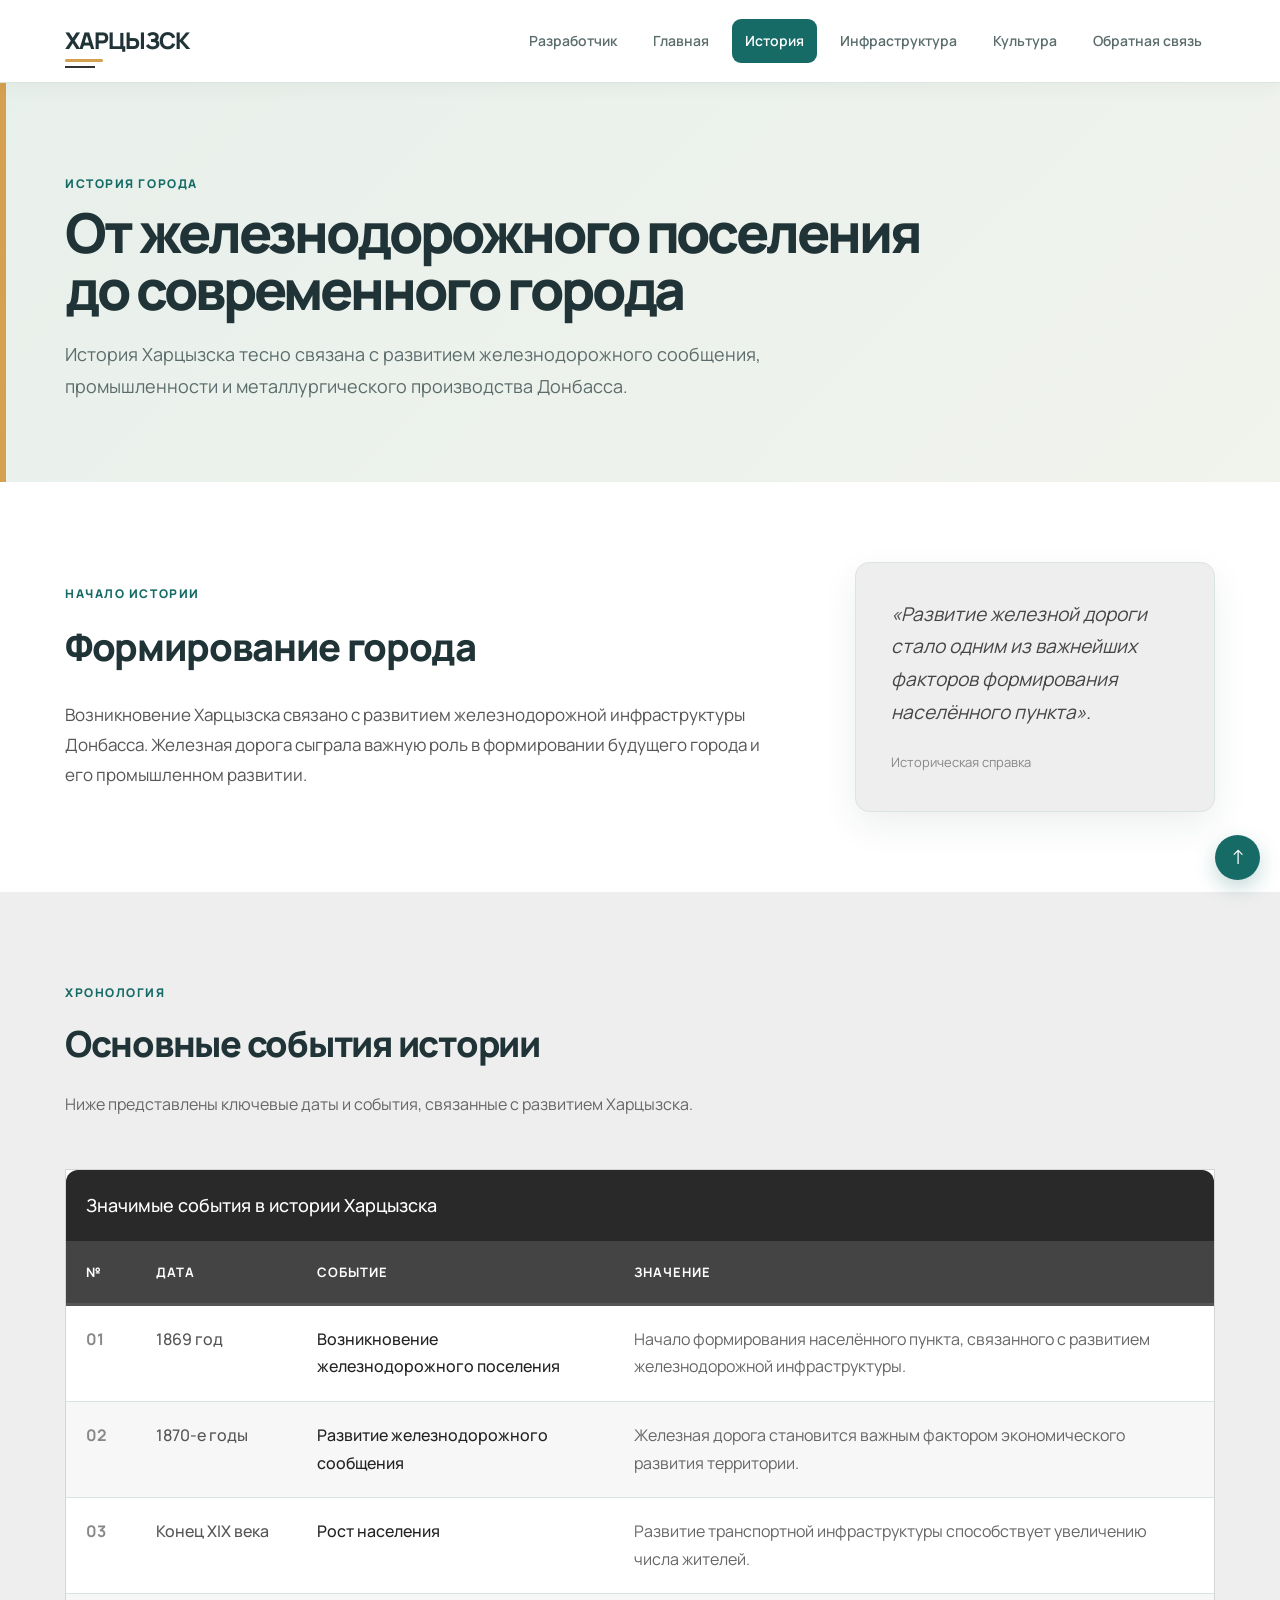
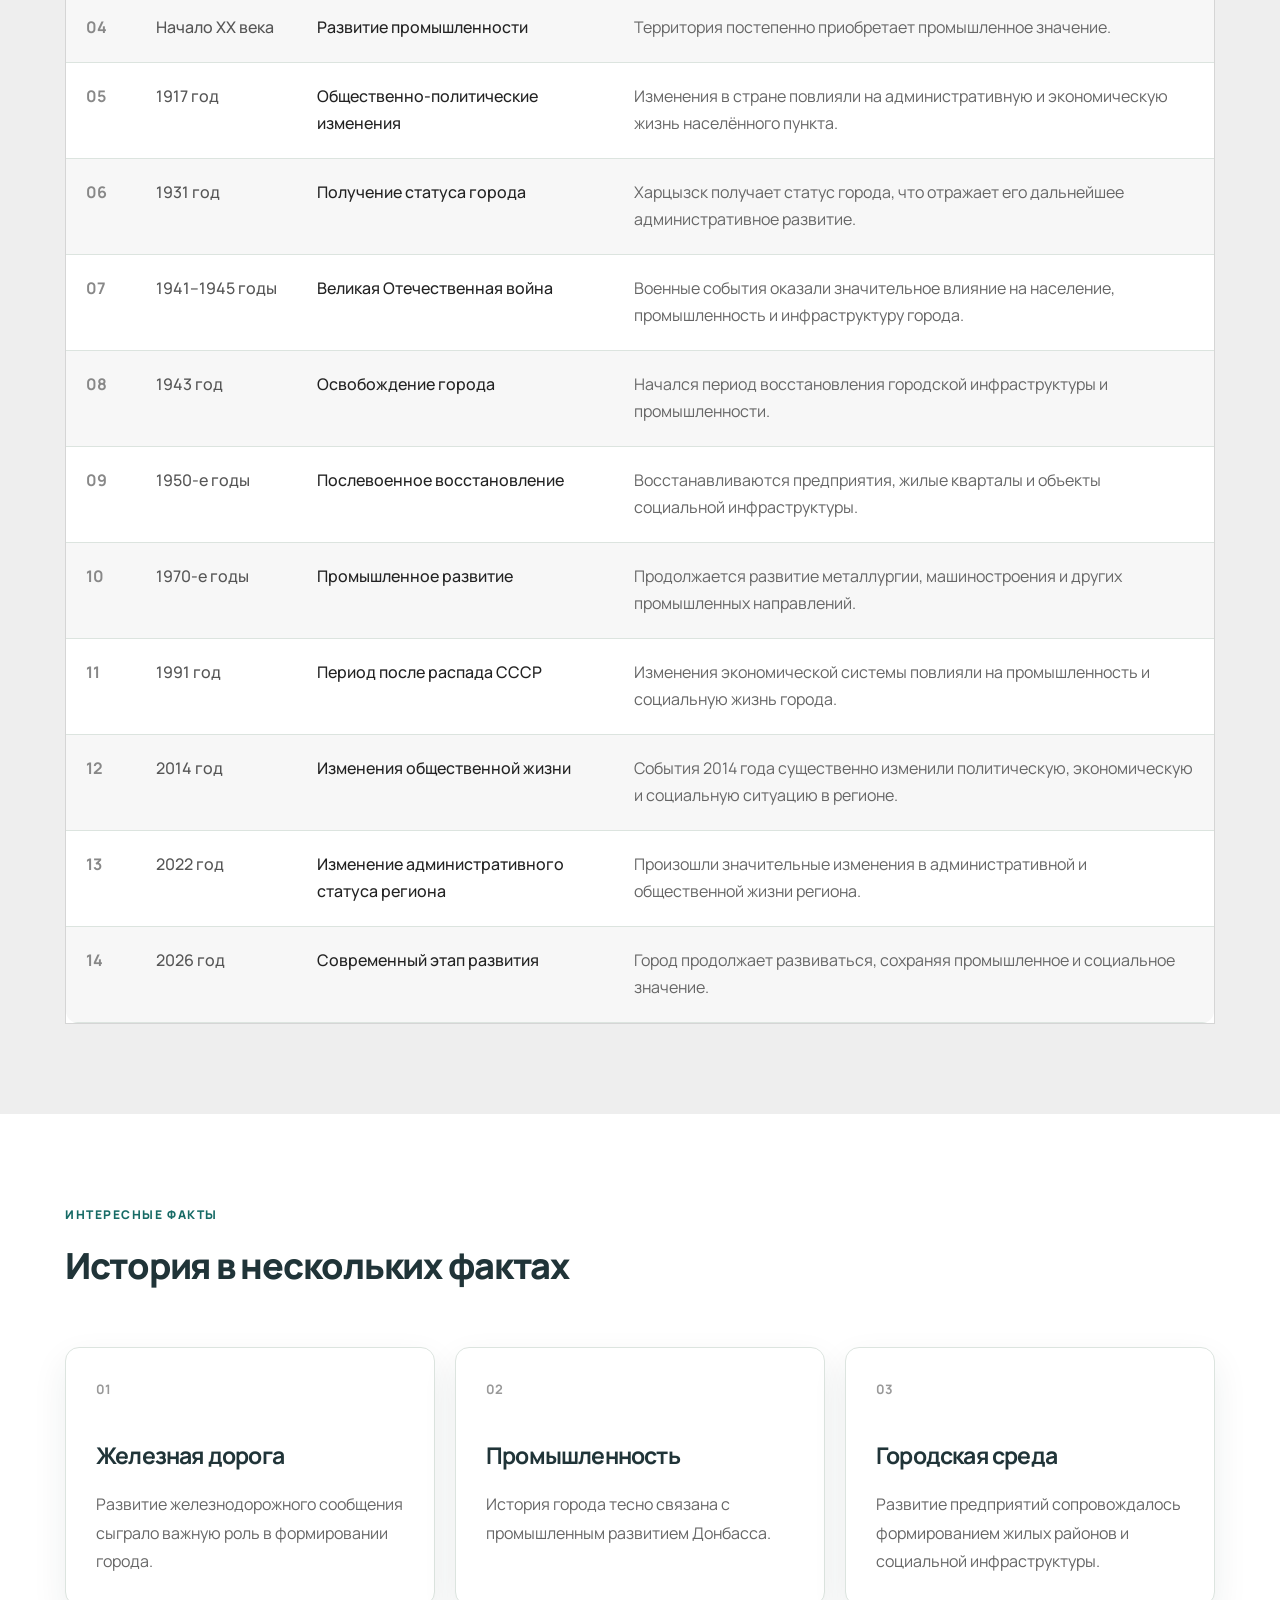
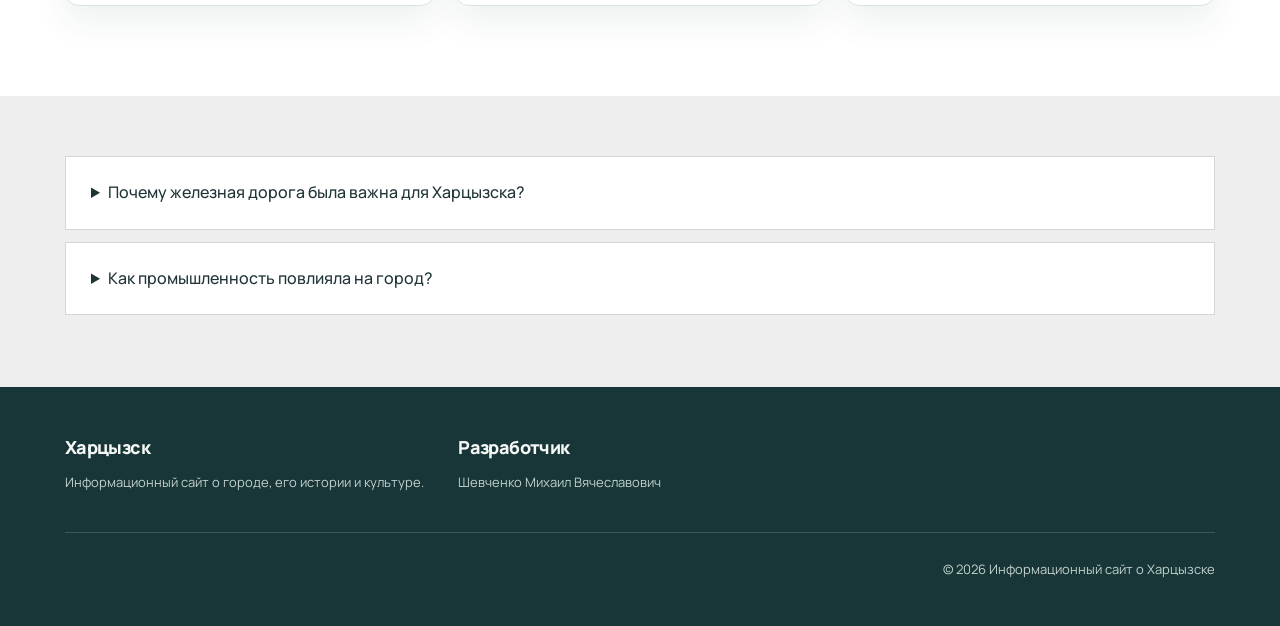
<file: history.html>
<!DOCTYPE html>
<html lang="ru">

<head>
    <meta charset="UTF-8">
    <meta name="viewport" content="width=device-width, initial-scale=1.0">

    <meta name="description"
          content="История города Харцызска">

    <title>История | Харцызск</title>

    <link rel="stylesheet" href="css/style.css">
    <link rel="stylesheet" href="css/visual-refresh.css">

    <link rel="preconnect" href="https://fonts.googleapis.com">
    <link rel="preconnect" href="https://fonts.gstatic.com" crossorigin>

    <link href="https://fonts.googleapis.com/css2?family=Roboto:wght@300;400;500;700&display=swap"
          rel="stylesheet">
</head>

<body>

<header class="site-header">

    <div class="header-container">

        <div class="logo">
            <a href="index.html">ХАРЦЫЗСК</a>
        </div>

        <nav class="main-navigation" aria-label="Основная навигация">

            <ul>

                <li>
                    <a href="developer.html">Разработчик</a>
                </li>

                <li>
                    <a href="index.html">Главная</a>
                </li>

                <li>
                    <a href="history.html" class="active">История</a>
                </li>

                <li>
                    <a href="infrastructure.html">Инфраструктура</a>
                </li>

                <li>
                    <a href="culture.html">Культура</a>
                </li>

                <li>
                    <a href="feedback.html">Обратная связь</a>
                </li>

            </ul>

        </nav>

    </div>

</header>


<main>

    <!-- ==========================================
         ЗАГОЛОВОК
         ========================================== -->

    <section class="page-intro history-intro">

        <div class="container">

            <p class="section-label">
                История города
            </p>

            <h1>
                От железнодорожного поселения
                до современного города
            </h1>

            <p class="intro-text">
                История Харцызска тесно связана с развитием
                железнодорожного сообщения, промышленности
                и металлургического производства Донбасса.
            </p>

        </div>

    </section>


    <!-- ==========================================
         КРАТКАЯ ИСТОРИЯ
         ========================================== -->

    <section class="history-overview">

        <div class="container">

            <div class="history-columns">

                <article>

                    <p class="section-label">
                        Начало истории
                    </p>

                    <h2>
                        Формирование города
                    </h2>

                    <p>
                        Возникновение Харцызска связано с развитием
                        железнодорожной инфраструктуры Донбасса.
                        Железная дорога сыграла важную роль
                        в формировании будущего города и его
                        промышленном развитии.
                    </p>

                </article>


                <aside class="history-quote">

                    <blockquote>
                        «Развитие железной дороги стало одним
                        из важнейших факторов формирования
                        населённого пункта».
                    </blockquote>

                    <cite>
                        Историческая справка
                    </cite>

                </aside>

            </div>

        </div>

    </section>


    <!-- ==========================================
         ХРОНОЛОГИЯ
         ========================================== -->

    <section class="timeline-section">

        <div class="container">

            <header class="section-header">

                <p class="section-label">
                    Хронология
                </p>

                <h2>
                    Основные события истории
                </h2>

                <p>
                    Ниже представлены ключевые даты и события,
                    связанные с развитием Харцызска.
                </p>

            </header>


            <div class="history-table-wrapper">

                <table class="history-table">

                    <caption>
                        Значимые события в истории Харцызска
                    </caption>

                    <thead>

                    <tr>
                        <th scope="col">№</th>
                        <th scope="col">Дата</th>
                        <th scope="col">Событие</th>
                        <th scope="col">Значение</th>
                    </tr>

                    </thead>

                    <tbody>

                    <tr>
                        <td>01</td>

                        <td>
                            <time datetime="1869">
                                1869 год
                            </time>
                        </td>

                        <td>
                            Возникновение железнодорожного
                            поселения
                        </td>

                        <td>
                            Начало формирования населённого
                            пункта, связанного с развитием
                            железнодорожной инфраструктуры.
                        </td>
                    </tr>


                    <tr>
                        <td>02</td>

                        <td>
                            <time datetime="1870">
                                1870-е годы
                            </time>
                        </td>

                        <td>
                            Развитие железнодорожного сообщения
                        </td>

                        <td>
                            Железная дорога становится важным
                            фактором экономического развития
                            территории.
                        </td>
                    </tr>


                    <tr>
                        <td>03</td>

                        <td>
                            <time datetime="1890">
                                Конец XIX века
                            </time>
                        </td>

                        <td>
                            Рост населения
                        </td>

                        <td>
                            Развитие транспортной инфраструктуры
                            способствует увеличению числа жителей.
                        </td>
                    </tr>


                    <tr>
                        <td>04</td>

                        <td>
                            <time datetime="1900">
                                Начало XX века
                            </time>
                        </td>

                        <td>
                            Развитие промышленности
                        </td>

                        <td>
                            Территория постепенно приобретает
                            промышленное значение.
                        </td>
                    </tr>


                    <tr>
                        <td>05</td>

                        <td>
                            <time datetime="1917">
                                1917 год
                            </time>
                        </td>

                        <td>
                            Общественно-политические изменения
                        </td>

                        <td>
                            Изменения в стране повлияли на
                            административную и экономическую
                            жизнь населённого пункта.
                        </td>
                    </tr>


                    <tr>
                        <td>06</td>

                        <td>
                            <time datetime="1931">
                                1931 год
                            </time>
                        </td>

                        <td>
                            Получение статуса города
                        </td>

                        <td>
                            Харцызск получает статус города,
                            что отражает его дальнейшее
                            административное развитие.
                        </td>
                    </tr>


                    <tr>
                        <td>07</td>

                        <td>
                            <time datetime="1941">
                                1941–1945 годы
                            </time>
                        </td>

                        <td>
                            Великая Отечественная война
                        </td>

                        <td>
                            Военные события оказали значительное
                            влияние на население, промышленность
                            и инфраструктуру города.
                        </td>
                    </tr>


                    <tr>
                        <td>08</td>

                        <td>
                            <time datetime="1943">
                                1943 год
                            </time>
                        </td>

                        <td>
                            Освобождение города
                        </td>

                        <td>
                            Начался период восстановления городской
                            инфраструктуры и промышленности.
                        </td>
                    </tr>


                    <tr>
                        <td>09</td>

                        <td>
                            <time datetime="1950">
                                1950-е годы
                            </time>
                        </td>

                        <td>
                            Послевоенное восстановление
                        </td>

                        <td>
                            Восстанавливаются предприятия,
                            жилые кварталы и объекты социальной
                            инфраструктуры.
                        </td>
                    </tr>


                    <tr>
                        <td>10</td>

                        <td>
                            <time datetime="1970">
                                1970-е годы
                            </time>
                        </td>

                        <td>
                            Промышленное развитие
                        </td>

                        <td>
                            Продолжается развитие металлургии,
                            машиностроения и других промышленных
                            направлений.
                        </td>
                    </tr>


                    <tr>
                        <td>11</td>

                        <td>
                            <time datetime="1991">
                                1991 год
                            </time>
                        </td>

                        <td>
                            Период после распада СССР
                        </td>

                        <td>
                            Изменения экономической системы
                            повлияли на промышленность
                            и социальную жизнь города.
                        </td>
                    </tr>


                    <tr>
                        <td>12</td>

                        <td>
                            <time datetime="2014">
                                2014 год
                            </time>
                        </td>

                        <td>
                            Изменения общественной жизни
                        </td>

                        <td>
                            События 2014 года существенно изменили
                            политическую, экономическую и социальную
                            ситуацию в регионе.
                        </td>
                    </tr>


                    <tr>
                        <td>13</td>

                        <td>
                            <time datetime="2022">
                                2022 год
                            </time>
                        </td>

                        <td>
                            Изменение административного статуса
                            региона
                        </td>

                        <td>
                            Произошли значительные изменения
                            в административной и общественной
                            жизни региона.
                        </td>
                    </tr>


                    <tr>
                        <td>14</td>

                        <td>
                            <time datetime="2026">
                                2026 год
                            </time>
                        </td>

                        <td>
                            Современный этап развития
                        </td>

                        <td>
                            Город продолжает развиваться,
                            сохраняя промышленное и социальное
                            значение.
                        </td>
                    </tr>

                    </tbody>

                </table>

            </div>

        </div>

    </section>


    <!-- ==========================================
         ИНТЕРЕСНЫЕ ФАКТЫ
         ========================================== -->

    <section class="history-facts">

        <div class="container">

            <header class="section-header">

                <p class="section-label">
                    Интересные факты
                </p>

                <h2>
                    История в нескольких фактах
                </h2>

            </header>


            <div class="facts-grid">

                <article class="fact-card">

                    <span>01</span>

                    <h3>
                        Железная дорога
                    </h3>

                    <p>
                        Развитие железнодорожного сообщения
                        сыграло важную роль в формировании
                        города.
                    </p>

                </article>


                <article class="fact-card">

                    <span>02</span>

                    <h3>
                        Промышленность
                    </h3>

                    <p>
                        История города тесно связана
                        с промышленным развитием Донбасса.
                    </p>

                </article>


                <article class="fact-card">

                    <span>03</span>

                    <h3>
                        Городская среда
                    </h3>

                    <p>
                        Развитие предприятий сопровождалось
                        формированием жилых районов и социальной
                        инфраструктуры.
                    </p>

                </article>

            </div>

        </div>

    </section>


    <!-- ==========================================
         DETAILS
         ========================================== -->

    <section class="history-details">

        <div class="container">

            <details>

                <summary>
                    Почему железная дорога была важна для Харцызска?
                </summary>

                <p>
                    Железнодорожное сообщение обеспечивало
                    транспортную связь с другими населёнными
                    пунктами Донбасса и способствовало развитию
                    торговли и промышленности.
                </p>

            </details>


            <details>

                <summary>
                    Как промышленность повлияла на город?
                </summary>

                <p>
                    Развитие промышленных предприятий способствовало
                    появлению рабочих мест, росту населения,
                    строительству жилых кварталов и объектов
                    социальной инфраструктуры.
                </p>

            </details>

        </div>

    </section>

</main>


<footer class="site-footer">

    <div class="container footer-container">

        <section>

            <h2>Харцызск</h2>

            <p>
                Информационный сайт о городе,
                его истории и культуре.
            </p>

        </section>


        <section>

            <h2>Разработчик</h2>

            <p>
                Шевченко Михаил Вячеславович
            </p>

        </section>


        <p class="copyright">
            &copy; 2026 Информационный сайт о Харцызске
        </p>

    </div>

</footer>

</body>
</html>
</file>
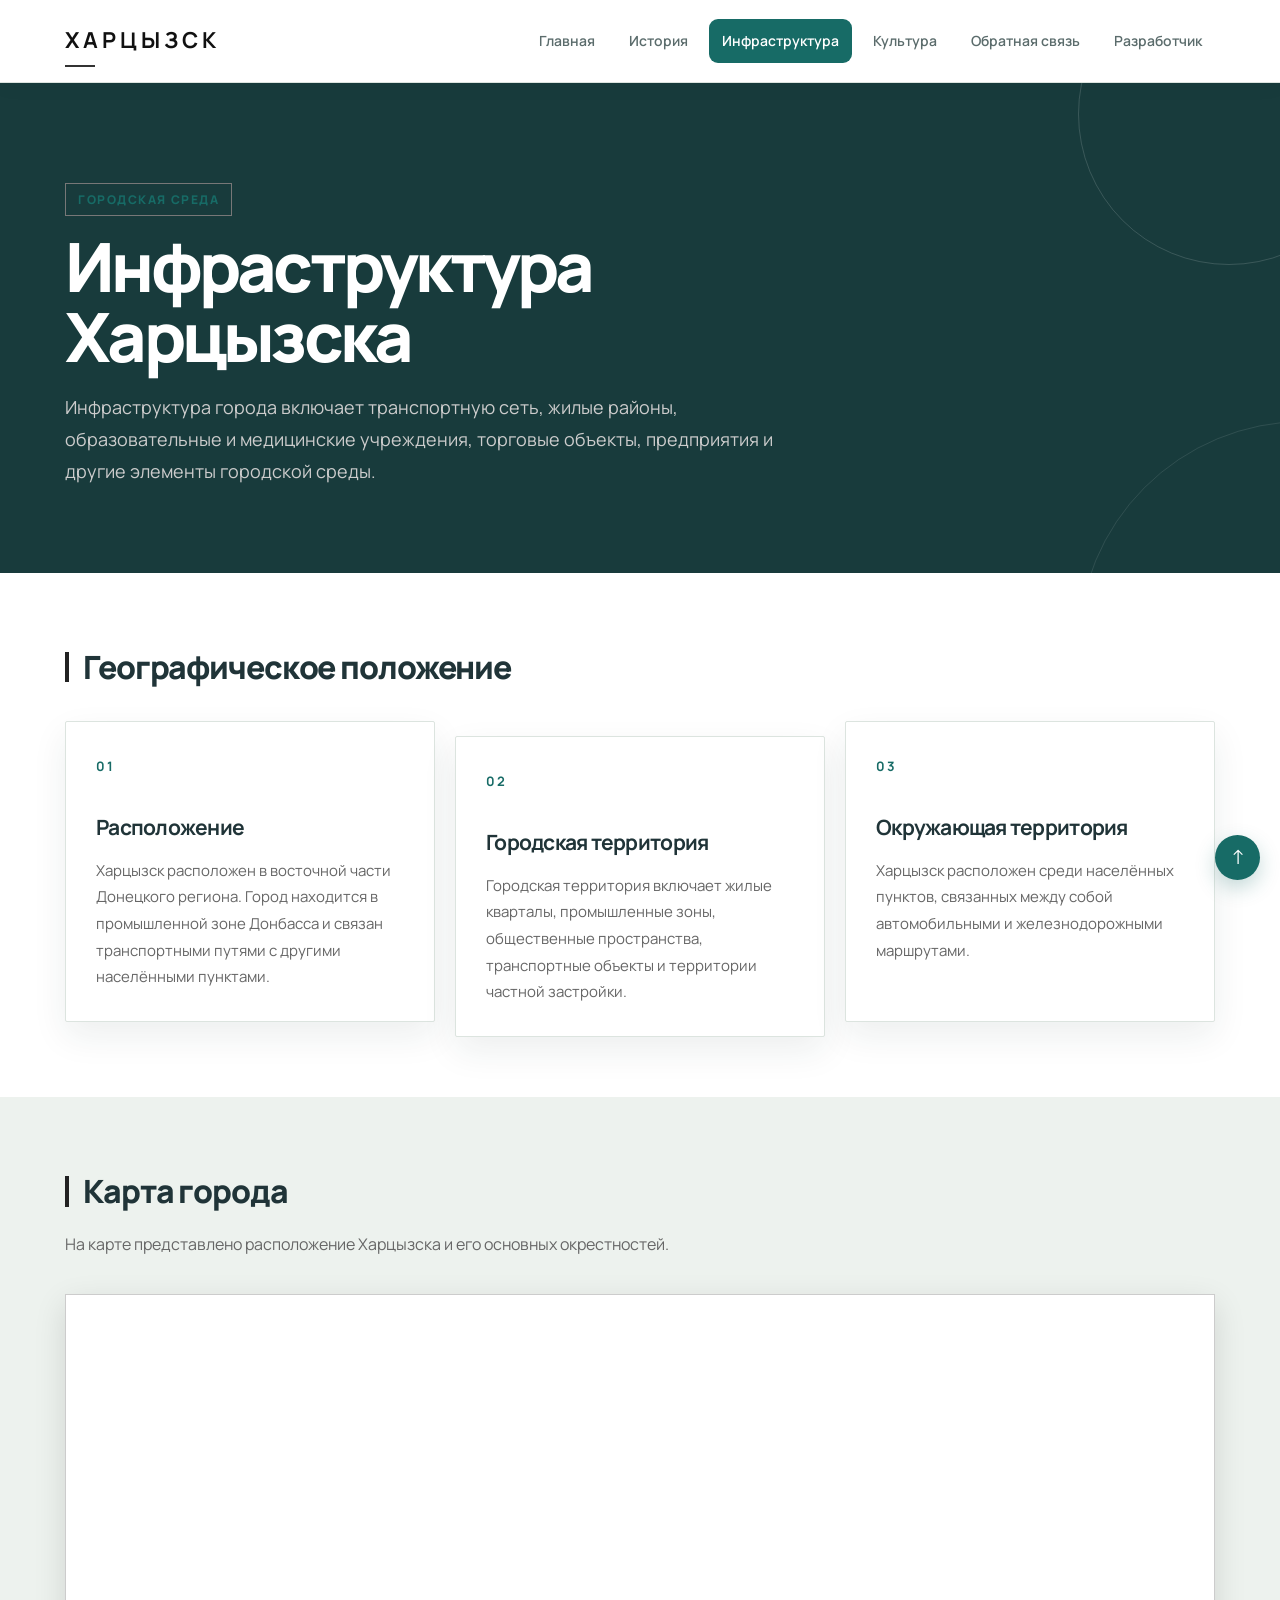
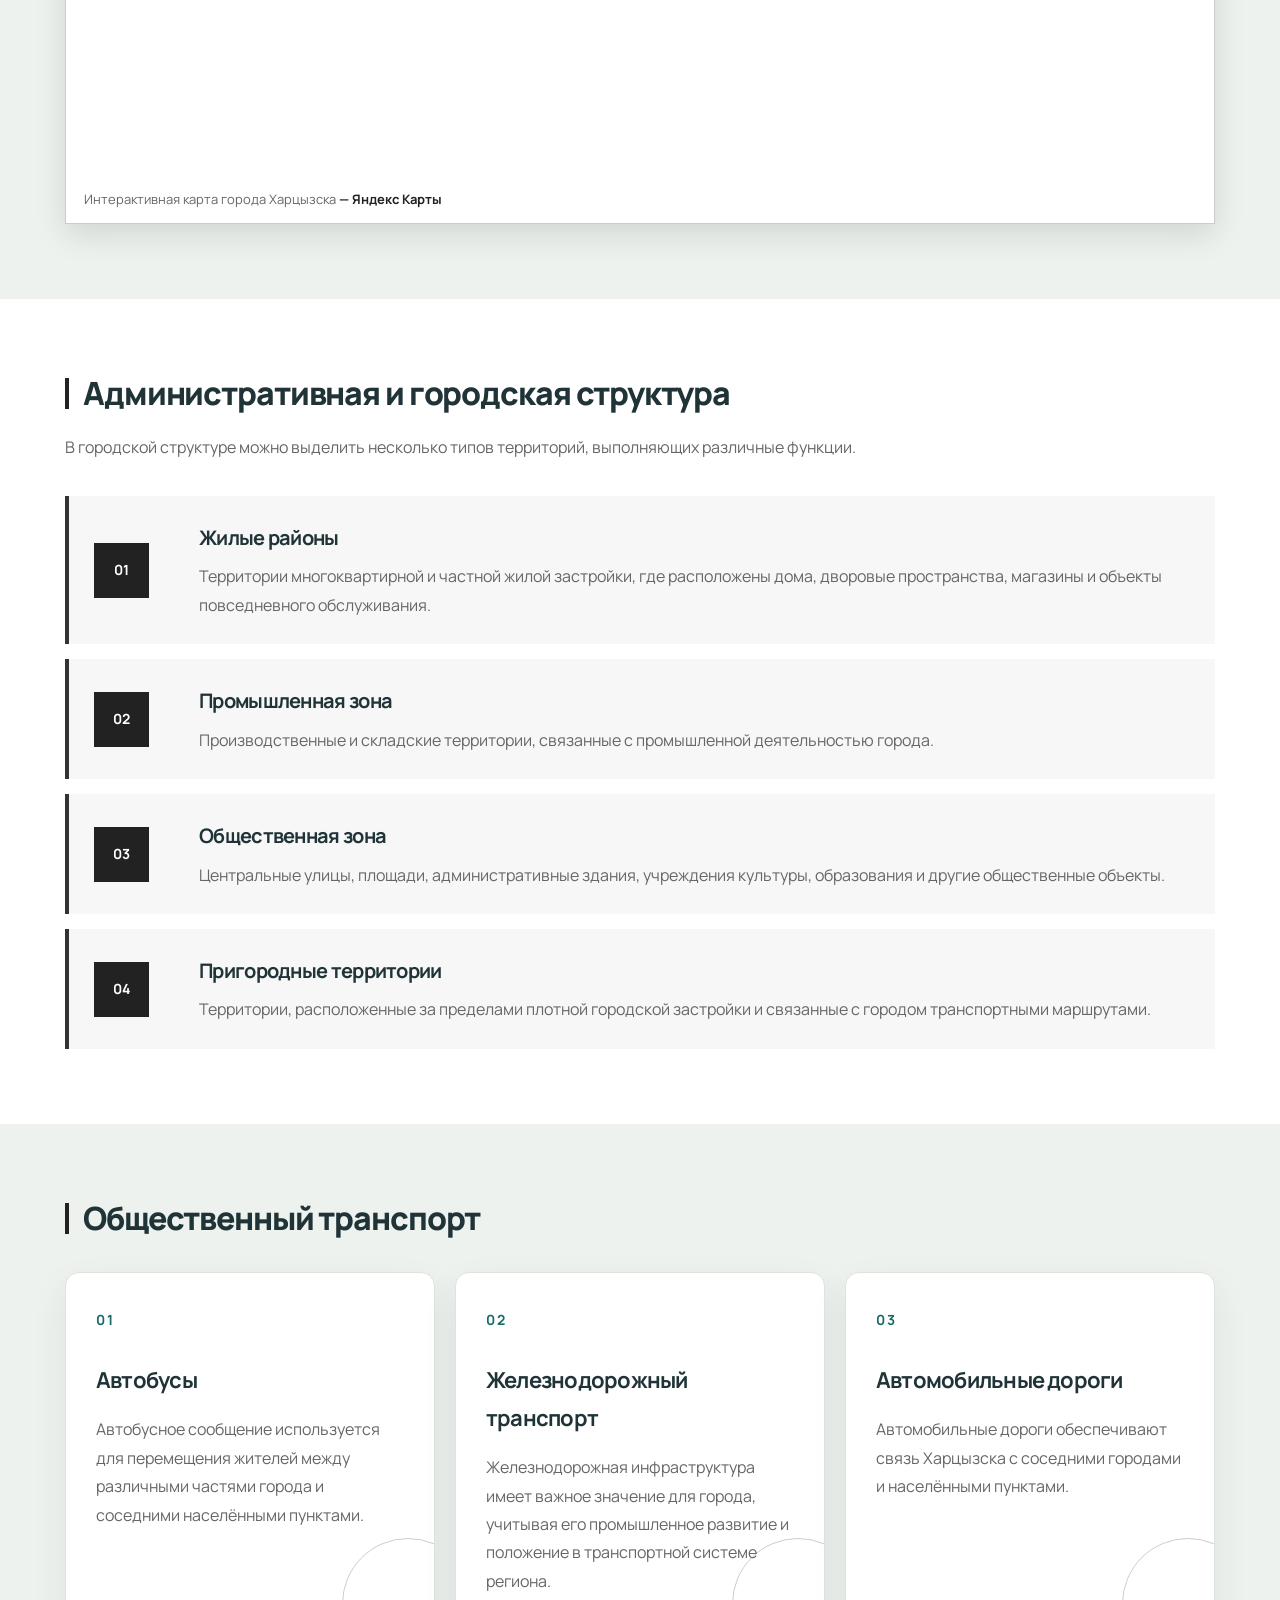
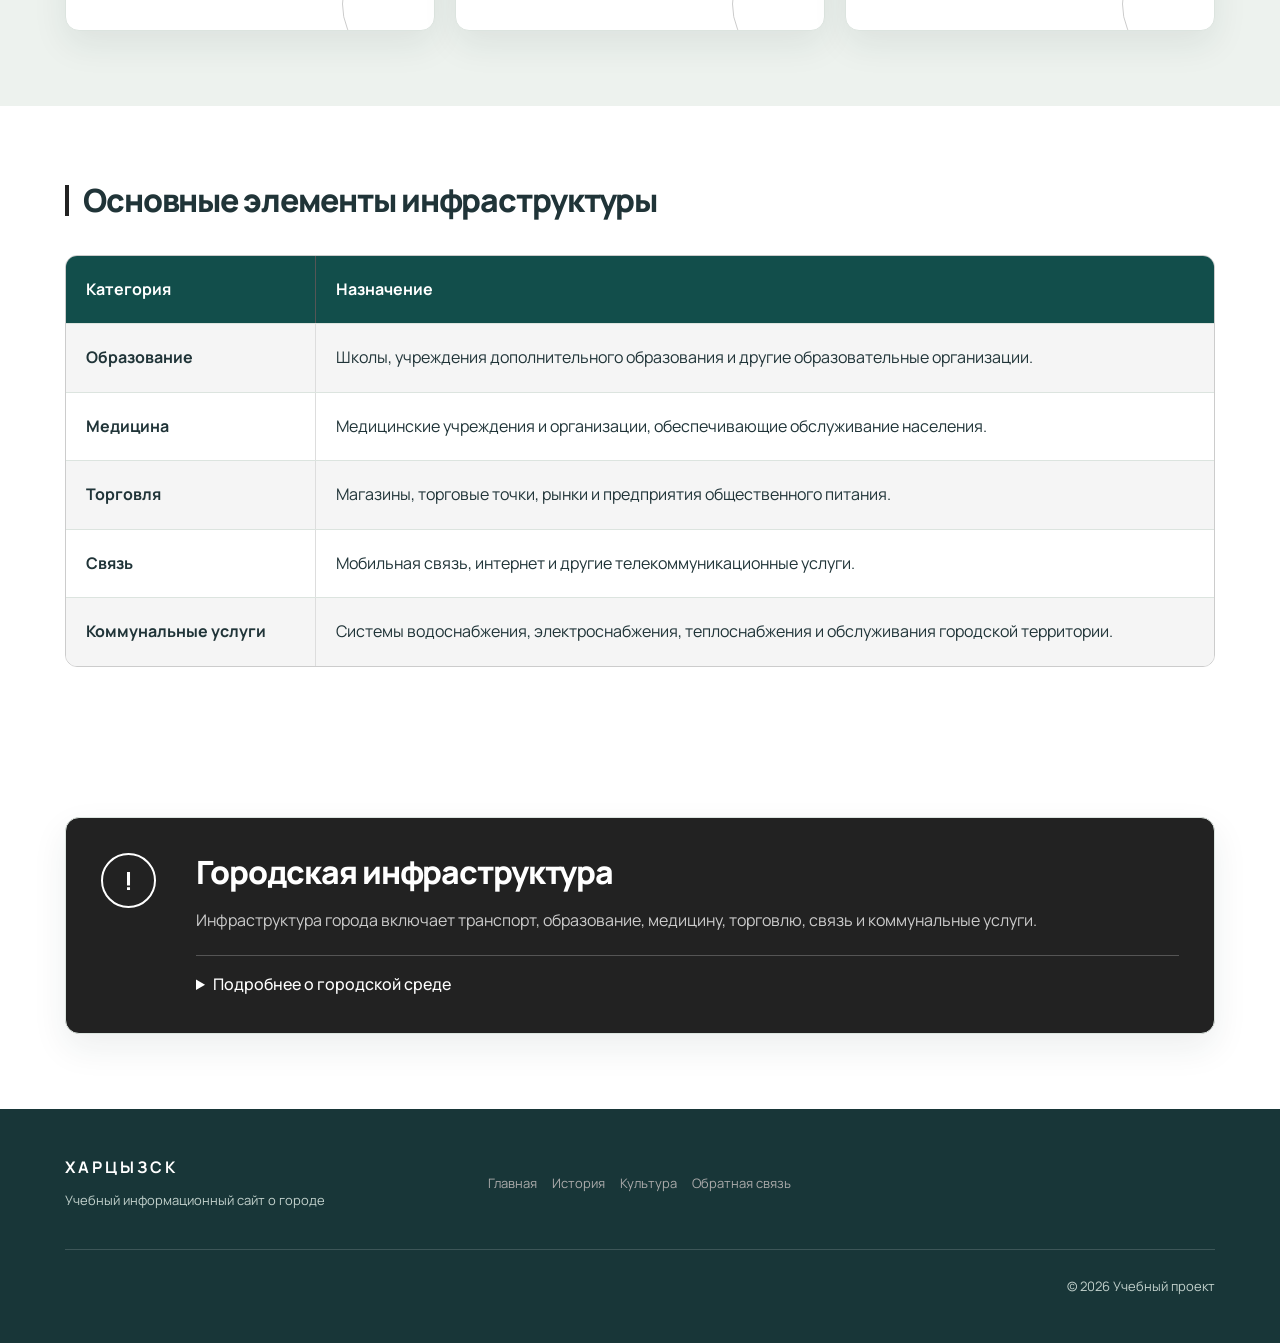
<file: infrastructure.html>
<!DOCTYPE html>

<html lang="ru">

<head>
    <meta charset="UTF-8">
    <meta name="viewport" content="width=device-width, initial-scale=1.0">


    <title>Харцызск — Инфраструктура</title>

    <link rel="stylesheet" href="css/style.css">
    <link rel="stylesheet" href="css/visual-refresh.css">

    <link rel="preconnect" href="https://fonts.googleapis.com">
    <link rel="preconnect" href="https://fonts.gstatic.com" crossorigin>

    <link href="https://fonts.googleapis.com/css2?family=Roboto:wght@300;400;500;700&display=swap"
          rel="stylesheet">


</head>

<body>

<header class="site-header">
    <div class="header-container">

        <a href="index.html" class="logo">
            ХАРЦЫЗСК
        </a>

        <nav class="main-nav" aria-label="Основная навигация">

            <ul>
                <li>
                    <a href="index.html">Главная</a>
                </li>

                <li>
                    <a href="history.html">История</a>
                </li>

                <li>
                    <a href="infrastructure.html" class="active">
                        Инфраструктура
                    </a>
                </li>

                <li>
                    <a href="culture.html">Культура</a>
                </li>

                <li>
                    <a href="feedback.html">Обратная связь</a>
                </li>

                <li>
                    <a href="developer.html">Разработчик</a>
                </li>
            </ul>

        </nav>

    </div>


</header>

<main>


    <!-- Заголовок -->

    <section class="page-hero">

        <div class="container">

            <p class="page-label">
                ГОРОДСКАЯ СРЕДА
            </p>

            <h1>
                Инфраструктура Харцызска
            </h1>

            <p>
                Инфраструктура города включает транспортную сеть,
                жилые районы, образовательные и медицинские учреждения,
                торговые объекты, предприятия и другие элементы
                городской среды.
            </p>

        </div>

    </section>


    <!-- Географическое положение -->

    <section class="content-section">

        <div class="container">

            <h2>
                Географическое положение
            </h2>

            <div class="info-grid">

                <article class="info-card">

                <span class="card-number">
                    01
                </span>

                    <h3>
                        Расположение
                    </h3>

                    <p>
                        Харцызск расположен в восточной части
                        Донецкого региона. Город находится
                        в промышленной зоне Донбасса и связан
                        транспортными путями с другими
                        населёнными пунктами.
                    </p>

                </article>


                <article class="info-card">

                <span class="card-number">
                    02
                </span>

                    <h3>
                        Городская территория
                    </h3>

                    <p>
                        Городская территория включает жилые кварталы,
                        промышленные зоны, общественные пространства,
                        транспортные объекты и территории
                        частной застройки.
                    </p>

                </article>


                <article class="info-card">

                <span class="card-number">
                    03
                </span>

                    <h3>
                        Окружающая территория
                    </h3>

                    <p>
                        Харцызск расположен среди населённых пунктов,
                        связанных между собой автомобильными
                        и железнодорожными маршрутами.
                    </p>

                </article>

            </div>

        </div>

    </section>


    <!-- Яндекс Карта -->

    <section class="content-section map-section">

        <div class="container">

            <h2>
                Карта города
            </h2>

            <p class="section-intro">
                На карте представлено расположение Харцызска
                и его основных окрестностей.
            </p>

            <figure class="map-wrapper">

                <iframe
                        src="https://yandex.ru/map-widget/v1/?ll=38.147000%2C48.041000&z=12"
                        title="Яндекс Карта — Харцызск"
                        allowfullscreen="true">
                </iframe>

                <figcaption>
                    Интерактивная карта города Харцызска
                    <span>— Яндекс Карты</span>
                </figcaption>

            </figure>

        </div>

    </section>


    <!-- Городская структура -->

    <section class="content-section">

        <div class="container">

            <h2>
                Административная и городская структура
            </h2>

            <p class="section-intro">
                В городской структуре можно выделить несколько
                типов территорий, выполняющих различные функции.
            </p>


            <div class="structure-list">


                <article class="structure-item">

                    <div class="structure-icon">
                        01
                    </div>

                    <div>

                        <h3>
                            Жилые районы
                        </h3>

                        <p>
                            Территории многоквартирной и частной
                            жилой застройки, где расположены дома,
                            дворовые пространства, магазины
                            и объекты повседневного обслуживания.
                        </p>

                    </div>

                </article>


                <article class="structure-item">

                    <div class="structure-icon">
                        02
                    </div>

                    <div>

                        <h3>
                            Промышленная зона
                        </h3>

                        <p>
                            Производственные и складские территории,
                            связанные с промышленной деятельностью
                            города.
                        </p>

                    </div>

                </article>


                <article class="structure-item">

                    <div class="structure-icon">
                        03
                    </div>

                    <div>

                        <h3>
                            Общественная зона
                        </h3>

                        <p>
                            Центральные улицы, площади,
                            административные здания, учреждения
                            культуры, образования и другие
                            общественные объекты.
                        </p>

                    </div>

                </article>


                <article class="structure-item">

                    <div class="structure-icon">
                        04
                    </div>

                    <div>

                        <h3>
                            Пригородные территории
                        </h3>

                        <p>
                            Территории, расположенные за пределами
                            плотной городской застройки и связанные
                            с городом транспортными маршрутами.
                        </p>

                    </div>

                </article>

            </div>

        </div>

    </section>


    <!-- Транспорт -->

    <section class="content-section transport-section">

        <div class="container">

            <h2>
                Общественный транспорт
            </h2>

            <div class="transport-grid">


                <article class="transport-card">

                    <div class="transport-number">
                        01
                    </div>

                    <h3>
                        Автобусы
                    </h3>

                    <p>
                        Автобусное сообщение используется
                        для перемещения жителей между различными
                        частями города и соседними населёнными
                        пунктами.
                    </p>

                </article>


                <article class="transport-card">

                    <div class="transport-number">
                        02
                    </div>

                    <h3>
                        Железнодорожный транспорт
                    </h3>

                    <p>
                        Железнодорожная инфраструктура имеет
                        важное значение для города, учитывая
                        его промышленное развитие и положение
                        в транспортной системе региона.
                    </p>

                </article>


                <article class="transport-card">

                    <div class="transport-number">
                        03
                    </div>

                    <h3>
                        Автомобильные дороги
                    </h3>

                    <p>
                        Автомобильные дороги обеспечивают связь
                        Харцызска с соседними городами
                        и населёнными пунктами.
                    </p>

                </article>

            </div>

        </div>

    </section>


    <!-- Основные объекты инфраструктуры -->

    <section class="content-section">

        <div class="container">

            <h2>
                Основные элементы инфраструктуры
            </h2>

            <div class="infrastructure-table">


                <div class="table-row table-header">

                    <div>
                        Категория
                    </div>

                    <div>
                        Назначение
                    </div>

                </div>


                <div class="table-row">

                    <div>
                        <strong>
                            Образование
                        </strong>
                    </div>

                    <div>
                        Школы, учреждения дополнительного
                        образования и другие образовательные
                        организации.
                    </div>

                </div>


                <div class="table-row">

                    <div>
                        <strong>
                            Медицина
                        </strong>
                    </div>

                    <div>
                        Медицинские учреждения и организации,
                        обеспечивающие обслуживание населения.
                    </div>

                </div>


                <div class="table-row">

                    <div>
                        <strong>
                            Торговля
                        </strong>
                    </div>

                    <div>
                        Магазины, торговые точки, рынки
                        и предприятия общественного питания.
                    </div>

                </div>


                <div class="table-row">

                    <div>
                        <strong>
                            Связь
                        </strong>
                    </div>

                    <div>
                        Мобильная связь, интернет и другие
                        телекоммуникационные услуги.
                    </div>

                </div>


                <div class="table-row">

                    <div>
                        <strong>
                            Коммунальные услуги
                        </strong>
                    </div>

                    <div>
                        Системы водоснабжения, электроснабжения,
                        теплоснабжения и обслуживания
                        городской территории.
                    </div>

                </div>

            </div>

        </div>

    </section>


    <!-- Дополнительная информация -->

    <section class="content-section">

        <div class="container">

            <aside class="attention-block">

                <div class="attention-symbol">
                    !
                </div>


                <div>

                    <h2>
                        Городская инфраструктура
                    </h2>

                    <p>
                        Инфраструктура города включает транспорт,
                        образование, медицину, торговлю,
                        связь и коммунальные услуги.
                    </p>


                    <details>

                        <summary>
                            Подробнее о городской среде
                        </summary>

                        <p>
                            Современный город представляет собой
                            совокупность взаимосвязанных систем.
                            Транспорт обеспечивает мобильность
                            населения, учреждения образования
                            и медицины выполняют социальные функции,
                            а предприятия торговли и сферы услуг
                            обеспечивают повседневные потребности
                            жителей.
                        </p>

                    </details>

                </div>

            </aside>

        </div>

    </section>


</main>

<!-- Подвал -->

<footer class="site-footer">

    <div class="footer-container">


        <div>

            <strong>
                ХАРЦЫЗСК
            </strong>

            <p>
                Учебный информационный сайт о городе
            </p>

        </div>


        <nav aria-label="Навигация в подвале">

            <a href="index.html">
                Главная
            </a>

            <a href="history.html">
                История
            </a>

            <a href="culture.html">
                Культура
            </a>

            <a href="feedback.html">
                Обратная связь
            </a>

        </nav>


        <p class="copyright">
            © 2026 Учебный проект
        </p>


    </div>


</footer>

</body>
</html>
</file>
<file: css/style.css>
/* ==========================================
   ОСНОВНЫЕ НАСТРОЙКИ
   ========================================== */

* {
    margin: 0;
    padding: 0;
    box-sizing: border-box;
}

html {
    scroll-behavior: smooth;
}

body {
    font-family: "Roboto", Arial, sans-serif;
    background: #f2f2f2;
    color: #292929;
    line-height: 1.6;

    /* position: static */
    position: static;
}


/* ==========================================
   ОБЩИЙ КОНТЕЙНЕР
   ========================================== */

.container {
    width: 90%;
    max-width: 1150px;
    margin: 0 auto;
}


/* ==========================================
   HEADER
   ========================================== */

.site-header {
    background: #ffffff;

    /* position: sticky */
    position: sticky;
    top: 0;
    z-index: 1000;

    border-bottom: 1px solid #d7d7d7;
}

.header-container {
    width: 90%;
    max-width: 1150px;
    margin: 0 auto;

    display: flex;
    align-items: center;
    justify-content: space-between;

    min-height: 75px;
}

.logo a {
    color: #222;
    text-decoration: none;

    font-size: 22px;
    font-weight: 700;
    letter-spacing: 2px;

    /* position: relative */
    position: relative;
}

.logo a::after {
    content: "";
    position: absolute;

    left: 0;
    bottom: -6px;

    width: 30px;
    height: 2px;

    background: #777;
}


/* ==========================================
   НАВИГАЦИЯ
   ========================================== */

.main-navigation ul {
    list-style: none;

    display: flex;
    gap: 8px;
}

.main-navigation li {
    position: relative;
}

.main-navigation a {
    display: block;

    padding: 10px 13px;

    color: #444;
    text-decoration: none;

    font-size: 14px;
    transition: 0.3s;
}

/* :hover */
.main-navigation a:hover {
    background: #eeeeee;
    color: #000;
}

/* :active */
.main-navigation a:active {
    transform: translateY(1px);
}

/* :focus */
.main-navigation a:focus {
    outline: 2px solid #777;
    outline-offset: 2px;
}

/* :visited */
.main-navigation a:visited {
    color: #555;
}

/* класс активной страницы */
.main-navigation a.active {
    background: #333;
    color: #ffffff;
}


/* ==========================================
   ВСТУПЛЕНИЕ
   ========================================== */

.page-intro {
    background: #e5e5e5;
    padding: 90px 0 75px;

    /* position: relative */
    position: relative;
}

.page-intro::before {
    content: "";

    position: absolute;
    left: 0;
    top: 0;

    width: 5px;
    height: 100%;

    background: #555;
}

.section-label {
    text-transform: uppercase;
    letter-spacing: 2px;

    color: #777;
    font-size: 12px;
    font-weight: 700;

    margin-bottom: 10px;
}

.page-intro h1 {
    font-size: clamp(32px, 5vw, 55px);
    line-height: 1.1;

    max-width: 800px;

    margin-bottom: 20px;
}

.intro-text {
    max-width: 700px;
    color: #666;
    font-size: 18px;
}


/* ==========================================
   БЛОК РАЗРАБОТЧИКА
   ========================================== */

.developer-section {
    background: #ffffff;
    padding: 80px 0;
}

.developer-grid {
    display: grid;

    grid-template-columns: 380px 1fr;

    gap: 70px;

    align-items: start;
}


/* ==========================================
   ФОТО
   ========================================== */

.developer-photo-card {
    background: #eeeeee;
    padding: 15px;

    /* position: relative */
    position: relative;

    box-shadow: 0 15px 40px rgba(0, 0, 0, 0.08);
}

.photo-wrapper {
    overflow: hidden;
}

.photo-wrapper img {
    display: block;

    width: 100%;
    height: auto;

    filter: grayscale(100%);

    transition: 0.5s;
}

/* :hover */
.photo-wrapper img:hover {
    filter: grayscale(0%);
    transform: scale(1.03);
}

.developer-photo-card figcaption {
    padding: 15px 5px 5px;

    text-align: center;

    font-size: 14px;
    color: #555;
    font-weight: 500;
}


/* ==========================================
   БИОГРАФИЯ
   ========================================== */

.developer-info h2 {
    font-size: 32px;
    margin-bottom: 25px;
}

.developer-info p {
    margin-bottom: 18px;
    color: #555;
}

.developer-info strong {
    color: #222;
}

.developer-info mark {
    background: #dcdcdc;
    padding: 2px 6px;
}


/* ==========================================
   ASIDE
   ========================================== */

.developer-note {
    margin-top: 35px;

    padding: 25px;

    background: #f1f1f1;
    border-left: 4px solid #555;

    /* position: relative */
    position: relative;
}

.developer-note::before {
    content: "01";

    /* position: absolute */
    position: absolute;

    right: 20px;
    top: 15px;

    font-size: 40px;
    font-weight: 700;

    color: #d5d5d5;
}

.developer-note h3 {
    margin-bottom: 10px;
}


/* ==========================================
   НАВЫКИ
   ========================================== */

.skills-section {
    padding: 90px 0;
    background: #eeeeee;
}

.section-header {
    margin-bottom: 50px;
    max-width: 750px;
}

.section-header h2 {
    font-size: 36px;
    margin-bottom: 15px;
}

.section-header > p:last-child {
    color: #666;
}


/* ==========================================
   ПРОГРЕСС-БАРЫ
   ========================================== */

.skills-list {
    max-width: 850px;
}

.skill-item {
    background: #ffffff;

    padding: 25px 30px;

    margin-bottom: 18px;

    border: 1px solid #ddd;

    transition: 0.3s;
}

.skill-item:hover {
    transform: translateX(5px);
    box-shadow: 0 8px 25px rgba(0, 0, 0, 0.07);
}

.skill-title {
    display: flex;
    justify-content: space-between;
    align-items: center;

    margin-bottom: 12px;
}

.skill-title h3 {
    font-size: 18px;
}

.skill-percent {
    font-weight: 700;
    color: #555;
}


/* Сам контейнер диаграммы */
.skill-bar {
    width: 100%;
    height: 10px;

    background: #dedede;

    overflow: hidden;

    /* position: relative */
    position: relative;
}


/* Заполненная часть */
.skill-progress {
    height: 100%;

    background: #555;

    /* position: absolute */
    position: absolute;

    left: 0;
    top: 0;

    transition: width 1s ease;
}


/* Индивидуальные классы */
.skill-progress.python {
    width: 50%;
}

.skill-progress.cpp {
    width: 45%;
}

.skill-progress.csharp {
    width: 75%;
}

.skill-progress.html {
    width: 70%;
}


/* Убираем meter из визуальной части,
   но оставляем HTML5-тег в документе */

.skill-item meter {
    display: none;
}


/* ==========================================
   DETAILS
   ========================================== */

.skills-details {
    max-width: 850px;

    margin-top: 30px;

    background: #ffffff;

    padding: 20px 25px;

    border: 1px solid #ddd;
}

.skills-details summary {
    cursor: pointer;
    font-weight: 500;
}

.skills-details summary:hover {
    color: #777;
}

.skills-details p {
    margin-top: 15px;
    color: #666;
}


/* ==========================================
   ПРОЕКТ
   ========================================== */

.project-section {
    padding: 80px 0;

    background: #ffffff;
}

.project-card {
    padding: 45px;

    border: 1px solid #d5d5d5;

    background: #f7f7f7;

    /* position: relative */
    position: relative;
}

.project-card::after {
    content: "";

    position: absolute;

    right: 0;
    top: 0;

    width: 80px;
    height: 80px;

    border-right: 3px solid #555;
    border-top: 3px solid #555;
}

.project-card h2 {
    margin-bottom: 20px;
    font-size: 30px;
}

.project-card > p {
    max-width: 800px;
    color: #555;

    margin-bottom: 25px;
}


/* ==========================================
   СПИСОК ПРОЕКТА
   ========================================== */

.project-features {
    list-style: none;

    display: flex;
    flex-wrap: wrap;

    gap: 10px;
}

.project-features li {
    padding: 8px 15px;

    background: #333;
    color: #ffffff;

    font-size: 13px;
}


/* ==========================================
   FOOTER
   ========================================== */

.site-footer {
    background: #292929;
    color: #ffffff;

    padding: 55px 0;
}

.footer-container {
    display: grid;

    grid-template-columns: 1fr 1fr;

    gap: 30px;
}

.site-footer h2 {
    font-size: 18px;
    margin-bottom: 8px;
}

.site-footer p {
    color: #bbb;
}

.copyright {
    grid-column: 1 / -1;

    padding-top: 25px;

    border-top: 1px solid #444;

    font-size: 13px;
}


/* ==========================================
   ПОЗИЦИОНИРОВАНИЕ
   ========================================== */

/*
   В проекте используются:

   position: static
   position: relative
   position: absolute
   position: sticky

   Для дополнительного требования
   fixed используем кнопку "вверх".
*/

body::after {
    content: "↑";

    /* position: fixed */
    position: fixed;

    right: 20px;
    bottom: 20px;

    width: 45px;
    height: 45px;

    display: flex;
    align-items: center;
    justify-content: center;

    background: #333;
    color: #ffffff;

    border-radius: 50%;

    font-size: 20px;

    z-index: 500;

    cursor: pointer;
}


/* ==========================================
   ОБТЕКАНИЕ
   ========================================== */

/*
   float используется как дополнительный
   способ позиционирования текста.
*/

.developer-info h2 {
    float: none;
}


/* ==========================================
   СЕЛЕКТОР ПО АТРИБУТУ
   ========================================== */

img[alt] {
    border-radius: 2px;
}

input[type="text"] {
    border: 1px solid #ccc;
}


/* ==========================================
   ДОПОЛНИТЕЛЬНЫЕ ПСЕВДОКЛАССЫ
   ========================================== */

/* :first-child */
.project-features li:first-child {
    background: #555;
}

/* :nth-child */
.project-features li:nth-child(2) {
    background: #444;
}

/* :nth-of-type */
.skill-item:nth-of-type(3) {
    border-left: 4px solid #555;
}

/* :not */
.main-navigation li:not(:last-child) {
    margin-right: 2px;
}


/* ==========================================
   АДАПТИВНОСТЬ
   ========================================== */

@media (max-width: 900px) {

    .header-container {
        flex-direction: column;
        gap: 15px;

        padding: 20px 0;
    }

    .main-navigation ul {
        flex-wrap: wrap;
        justify-content: center;
    }

    .developer-grid {
        grid-template-columns: 1fr;

        gap: 45px;
    }

    .developer-photo-card {
        max-width: 450px;
        margin: 0 auto;
    }

    .footer-container {
        grid-template-columns: 1fr;
    }

    .copyright {
        grid-column: auto;
    }
}


@media (max-width: 600px) {

    .container {
        width: 92%;
    }

    .page-intro {
        padding: 60px 0;
    }

    .page-intro h1 {
        font-size: 34px;
    }

    .intro-text {
        font-size: 16px;
    }

    .developer-section,
    .skills-section,
    .project-section {
        padding: 55px 0;
    }

    .section-header h2 {
        font-size: 28px;
    }

    .skill-item {
        padding: 20px;
    }

    .project-card {
        padding: 30px 20px;
    }

    .project-card h2 {
        font-size: 25px;
    }

    .project-features {
        flex-direction: column;
    }

    .project-features li {
        text-align: center;
    }

    .main-navigation a {
        padding: 7px 8px;
        font-size: 12px;
    }

    body::after {
        width: 40px;
        height: 40px;

        right: 12px;
        bottom: 12px;
    }
}
/* ==========================================
   ГЛАВНАЯ СТРАНИЦА
   ========================================== */


/* ==========================================
   HERO
   ========================================== */

.hero {
    min-height: 620px;

    display: flex;
    align-items: center;

    background:
            linear-gradient(
                    rgba(30, 30, 30, 0.65),
                    rgba(30, 30, 30, 0.65)
            ),
            url("../images/harzysk1.jpg") center / cover no-repeat;

    color: #ffffff;
}

.hero-overlay {
    width: 100%;
}

.hero .section-label {
    color: #d0d0d0;
}

.hero h1 {
    font-size: clamp(60px, 10vw, 120px);
    line-height: 0.95;

    margin-bottom: 25px;

    letter-spacing: -3px;
}

.hero-description {
    max-width: 650px;

    color: #dddddd;

    font-size: 20px;

    margin-bottom: 35px;
}

.hero-button {
    display: inline-block;

    padding: 14px 28px;

    background: #ffffff;
    color: #222;

    text-decoration: none;

    font-weight: 500;

    transition: 0.3s;
}

.hero-button:hover {
    background: #d5d5d5;
    transform: translateY(-3px);
}

.hero-button:active {
    transform: translateY(0);
}


/* ==========================================
   О ГОРОДЕ
   ========================================== */

.about-city {
    background: #ffffff;

    padding: 90px 0;
}

.about-grid {
    display: grid;

    grid-template-columns: 2fr 1fr;

    gap: 70px;

    align-items: start;
}

.about-main {
    font-size: 17px;
}

.about-main p {
    margin-bottom: 22px;

    color: #555;
}

.about-main p:first-child::first-letter {
    font-size: 50px;
    font-weight: 700;

    float: left;

    line-height: 0.8;

    margin-right: 8px;
    margin-top: 7px;

    color: #333;
}


/* ==========================================
   ФАКТЫ О ГОРОДЕ
   ========================================== */

.city-facts {
    background: #eeeeee;

    padding: 35px;

    border-left: 4px solid #555;
}

.city-facts h3 {
    margin-bottom: 25px;

    font-size: 23px;
}

.city-facts dl {
    margin: 0;
}

.city-facts dl > div {
    padding: 15px 0;

    border-bottom: 1px solid #d0d0d0;
}

.city-facts dl > div:last-child {
    border-bottom: none;
}

.city-facts dt {
    font-size: 12px;

    text-transform: uppercase;
    letter-spacing: 1px;

    color: #888;

    margin-bottom: 4px;
}

.city-facts dd {
    color: #333;

    font-weight: 500;
}


/* ==========================================
   ФОТОГАЛЕРЕЯ
   ========================================== */

.gallery-section {
    padding: 90px 0;

    background: #eeeeee;
}

.city-gallery {
    display: grid;

    grid-template-columns: repeat(3, 1fr);

    grid-auto-rows: 280px;

    gap: 15px;
}

.gallery-item {
    position: relative;

    overflow: hidden;

    background: #d5d5d5;

    margin: 0;
}

.gallery-item img {
    width: 100%;
    height: 100%;

    object-fit: cover;

    display: block;

    filter: grayscale(80%);

    transition:
            transform 0.5s ease,
            filter 0.5s ease;
}

.gallery-item:hover img {
    transform: scale(1.06);

    filter: grayscale(0%);
}

.gallery-item figcaption {
    position: absolute;

    left: 0;
    bottom: 0;

    width: 100%;

    padding: 35px 20px 18px;

    background:
            linear-gradient(
                    transparent,
                    rgba(0, 0, 0, 0.8)
            );

    color: #ffffff;

    font-size: 14px;
}

.gallery-large {
    grid-column: span 2;
    grid-row: span 2;
}


/* ==========================================
   СОБЫТИЯ
   ========================================== */

.events-section {
    padding: 90px 0;

    background: #ffffff;
}

.events-grid {
    display: grid;

    grid-template-columns: repeat(3, 1fr);

    gap: 20px;
}

.event-card {
    position: relative;

    padding: 35px;

    background: #eeeeee;

    border-top: 3px solid #555;

    transition: 0.3s;
}

.event-card:hover {
    transform: translateY(-7px);

    box-shadow:
            0 15px 35px rgba(0, 0, 0, 0.1);
}

.event-card time {
    display: block;

    margin-bottom: 15px;

    color: #888;

    font-size: 12px;

    text-transform: uppercase;
    letter-spacing: 1px;
}

.event-card h3 {
    margin-bottom: 15px;

    font-size: 22px;
}

.event-card p {
    color: #666;

    margin-bottom: 25px;
}

.event-card a {
    color: #333;

    font-weight: 700;

    text-decoration: none;
}

.event-card a:hover {
    text-decoration: underline;
}


/* ==========================================
   БЫСТРЫЕ ССЫЛКИ
   ========================================== */

.quick-links {
    padding: 80px 0;

    background: #292929;

    color: #ffffff;
}

.quick-links h2 {
    margin-bottom: 35px;

    font-size: 32px;
}

.quick-links-grid {
    display: grid;

    grid-template-columns: repeat(4, 1fr);

    gap: 1px;

    background: #555;
}

.quick-links-grid a {
    position: relative;

    display: flex;

    flex-direction: column;

    min-height: 190px;

    padding: 25px;

    background: #292929;

    color: #ffffff;

    text-decoration: none;

    transition: 0.3s;
}

.quick-links-grid a:hover {
    background: #444;
}

.quick-links-grid a:focus {
    outline: 2px solid #ffffff;

    outline-offset: -5px;
}

.quick-links-grid span {
    margin-bottom: auto;

    color: #888;

    font-size: 13px;
}

.quick-links-grid strong {
    font-size: 20px;

    margin-bottom: 5px;
}

.quick-links-grid small {
    color: #aaa;
}


/* ==========================================
   АДАПТИВНОСТЬ ГЛАВНОЙ
   ========================================== */

@media (max-width: 900px) {

    .hero {
        min-height: 500px;
    }

    .about-grid {
        grid-template-columns: 1fr;

        gap: 40px;
    }

    .events-grid {
        grid-template-columns: 1fr;
    }

    .quick-links-grid {
        grid-template-columns: repeat(2, 1fr);
    }

    .city-gallery {
        grid-template-columns: repeat(2, 1fr);
    }

    .gallery-large {
        grid-column: span 2;
    }
}


@media (max-width: 600px) {

    .hero {
        min-height: 450px;
    }

    .hero h1 {
        font-size: 58px;
    }

    .hero-description {
        font-size: 16px;
    }

    .about-city,
    .gallery-section,
    .events-section,
    .quick-links {
        padding: 60px 0;
    }

    .city-gallery {
        grid-template-columns: 1fr;

        grid-auto-rows: 250px;
    }

    .gallery-large {
        grid-column: span 1;
        grid-row: span 1;
    }

    .quick-links-grid {
        grid-template-columns: 1fr;
    }

    .quick-links-grid a {
        min-height: 150px;
    }
}
/* ==========================================
   СТРАНИЦА ИСТОРИИ
   ========================================== */


/* ==========================================
   ВСТУПИТЕЛЬНЫЙ БЛОК
   ========================================== */

.history-intro {
    padding-bottom: 80px;
}

.history-intro h1 {
    max-width: 900px;
}


/* ==========================================
   ОБЗОР ИСТОРИИ
   ========================================== */

.history-overview {
    padding: 80px 0;

    background: #ffffff;
}

.history-columns {
    display: grid;

    grid-template-columns: 2fr 1fr;

    gap: 70px;

    align-items: center;
}

.history-columns h2 {
    font-size: 38px;

    margin-bottom: 20px;
}

.history-columns article > p:last-child {
    max-width: 750px;

    color: #555;

    font-size: 17px;
}


/* ==========================================
   ЦИТАТА
   ========================================== */

.history-quote {
    padding: 35px;

    background: #eeeeee;

    border-left: 4px solid #555;
}

.history-quote blockquote {
    font-size: 19px;

    font-style: italic;

    color: #444;

    margin-bottom: 20px;
}

.history-quote cite {
    font-size: 13px;

    color: #888;

    font-style: normal;
}


/* ==========================================
   ТАБЛИЦА ИСТОРИИ
   ========================================== */

.timeline-section {
    padding: 90px 0;

    background: #eeeeee;
}


/*
   На небольшом экране таблица не ломает
   страницу, а получает горизонтальную
   прокрутку.
*/

.history-table-wrapper {
    width: 100%;

    overflow-x: auto;

    background: #ffffff;

    border: 1px solid #d5d5d5;
}

.history-table {
    width: 100%;

    min-width: 850px;

    border-collapse: collapse;

    text-align: left;
}


/* Заголовок таблицы */

.history-table caption {
    caption-side: top;

    padding: 20px;

    background: #292929;

    color: #ffffff;

    text-align: left;

    font-size: 18px;

    font-weight: 500;
}


/* Ячейки */

.history-table th,
.history-table td {
    padding: 20px;

    border-bottom: 1px solid #dddddd;

    vertical-align: top;
}


/* Шапка */

.history-table thead th {
    background: #444444;

    color: #ffffff;

    font-size: 13px;

    text-transform: uppercase;

    letter-spacing: 1px;

    position: sticky;

    top: 0;

    z-index: 2;
}


/* Номер события */

.history-table td:first-child {
    width: 70px;

    color: #888;

    font-weight: 700;
}


/* Дата */

.history-table td:nth-child(2) {
    width: 150px;

    white-space: nowrap;

    color: #555;

    font-weight: 500;
}


/* Название */

.history-table td:nth-child(3) {
    min-width: 220px;

    color: #222;

    font-weight: 500;
}


/* Описание */

.history-table td:nth-child(4) {
    min-width: 350px;

    color: #666;
}


/* Чередование строк */

.history-table tbody tr:nth-child(even) {
    background: #f7f7f7;
}

.history-table tbody tr:hover {
    background: #e5e5e5;
}


/* Первая строка */

.history-table tbody tr:first-child {
    border-top: 3px solid #555;
}


/* ==========================================
   ФАКТЫ
   ========================================== */

.history-facts {
    padding: 90px 0;

    background: #ffffff;
}

.facts-grid {
    display: grid;

    grid-template-columns: repeat(3, 1fr);

    gap: 20px;
}

.fact-card {
    position: relative;

    min-height: 240px;

    padding: 30px;

    background: #eeeeee;

    border-bottom: 3px solid #555;

    transition: 0.3s;
}

.fact-card:hover {
    transform: translateY(-5px);

    box-shadow:
            0 12px 30px rgba(0, 0, 0, 0.08);
}

.fact-card span {
    display: block;

    margin-bottom: 35px;

    color: #999;

    font-size: 13px;

    font-weight: 700;
}

.fact-card h3 {
    margin-bottom: 15px;

    font-size: 23px;
}

.fact-card p {
    color: #666;
}


/* ==========================================
   DETAILS
   ========================================== */

.history-details {
    padding: 60px 0;

    background: #eeeeee;
}

.history-details details {
    background: #ffffff;

    border: 1px solid #d5d5d5;

    margin-bottom: 12px;

    padding: 0 25px;
}

.history-details summary {
    padding: 22px 0;

    cursor: pointer;

    font-weight: 500;

    list-style-position: inside;
}

.history-details summary:hover {
    color: #777;
}

.history-details details p {
    padding: 0 0 25px 25px;

    color: #666;
}


/* ==========================================
   АДАПТИВНОСТЬ
   ========================================== */

@media (max-width: 900px) {

    .history-columns {
        grid-template-columns: 1fr;

        gap: 40px;
    }

    .facts-grid {
        grid-template-columns: 1fr;
    }

    .history-columns h2 {
        font-size: 32px;
    }
}


@media (max-width: 600px) {

    .history-overview,
    .timeline-section,
    .history-facts {
        padding: 60px 0;
    }

    .history-columns h2 {
        font-size: 28px;
    }

    .history-quote {
        padding: 25px;
    }

    .history-table th,
    .history-table td {
        padding: 15px;
    }

    .history-details {
        padding: 45px 0;
    }
}
/* =========================================================
ОСНОВНЫЕ НАСТРОЙКИ
========================================================= */
{
    box-sizing: border-box;
    margin: 0;
    padding: 0;
}
html {
    scroll-behavior: smooth;
}
body {
    position: static;
    min-height: 100vh;
    font-family: "Roboto", Arial, sans-serif;
    background: #f2f2f2;
    color: #222;
    line-height: 1.6;
}
/* =========================================================
ССЫЛКИ
========================================================= */
a {
    color: #222;
    text-decoration: none;
    transition: 0.3s ease;
}
a:hover {
    color: #666;
}
a:focus {
    outline: 2px solid #222;
    outline-offset: 3px;
}
a:visited {
    color: #333;
}
/* =========================================================
ШАПКА
========================================================= */
.site-header {
    position: sticky;
    top: 0;
    z-index: 1000;
    background: rgba(255, 255, 255, 0.96);
    border-bottom: 1px solid #d5d5d5;
    box-shadow: 0 3px 15px rgba(0, 0, 0, 0.08);
}
.header-container {
    width: min(1200px, 92%);
    min-height: 75px;
    margin: 0 auto;
    display: flex;
    align-items: center;
    justify-content: space-between;
    gap: 30px;
}
.logo {
    position: relative;
    font-size: 22px;
    font-weight: 700;
    letter-spacing: 4px;
    color: #111;
}
.logo::after {
    content: "";
    position: absolute;
    left: 0;
    bottom: -7px;
    width: 30px;
    height: 2px;
    background: #333;
}
/* =========================================================
НАВИГАЦИЯ
========================================================= */
.main-nav ul {
    display: flex;
    align-items: center;
    justify-content: flex-end;
    flex-wrap: wrap;
    list-style: none;
    gap: 8px;
}
.main-nav li {
    position: relative;
}
.main-nav a {
    display: block;
    padding: 10px 13px;
    font-size: 14px;
    font-weight: 500;
    color: #333;
    border-radius: 5px;
}
.main-nav a:hover {
    background: #222;
    color: #fff;
}
.main-nav a:active {
    transform: translateY(1px);
}
.main-nav a.active {
    background: #222;
    color: #fff;
}
/* =========================================================
ОБЩИЙ КОНТЕЙНЕР
========================================================= */
.container {
    width: min(1150px, 92%);
    margin: 0 auto;
}
/* =========================================================
HERO СТРАНИЦЫ
========================================================= */
.page-hero {
    position: relative;
    padding: 100px 0 85px;
    background: #202020;
    color: #fff;
    overflow: hidden;
}
.page-hero::before {
    content: "";
    position: absolute;
    width: 300px;
    height: 300px;
    right: -100px;
    top: -120px;
    border: 1px solid rgba(255, 255, 255, 0.15);
    border-radius: 50%;
}
.page-hero::after {
    content: "";
    position: absolute;
    width: 450px;
    height: 450px;
    right: -250px;
    bottom: -300px;
    border: 1px solid rgba(255, 255, 255, 0.1);
    border-radius: 50%;
}
.page-label {
    display: inline-block;
    margin-bottom: 15px;
    padding: 5px 12px;
    border: 1px solid #777;
    font-size: 12px;
    letter-spacing: 2px;
    color: #ccc;
}
.page-hero h1 {
    position: relative;
    z-index: 2;
    max-width: 800px;
    margin-bottom: 20px;
    font-size: clamp(38px, 6vw, 68px);
    line-height: 1.05;
}
.page-hero p:not(.page-label) {
    position: relative;
    z-index: 2;
    max-width: 750px;
    color: #ccc;
    font-size: 18px;
}
/* =========================================================
СЕКЦИИ
========================================================= */
.content-section {
    padding: 75px 0;
}
.content-section:nth-of-type(even) {
    background: #fff;
}
.content-section h2 {
    position: relative;
    margin-bottom: 20px;
    padding-left: 18px;
    font-size: 32px;
    line-height: 1.2;
}
.content-section h2::before {
    content: "";
    position: absolute;
    left: 0;
    top: 4px;
    width: 4px;
    height: 80%;
    background: #222;
}
.section-intro {
    max-width: 800px;
    margin-bottom: 35px;
    color: #666;
}
/* =========================================================
ИНФОРМАЦИОННЫЕ КАРТОЧКИ
========================================================= */
.info-grid {
    display: grid;
    grid-template-columns: repeat(3, 1fr);
    gap: 20px;
    margin-top: 35px;
}
.info-card {
    position: relative;
    min-height: 250px;
    padding: 30px;
    background: #fff;
    border: 1px solid #ddd;
    transition: transform 0.3s ease, box-shadow 0.3s ease;
}
.info-card:nth-child(2) {
    transform: translateY(15px);
}
.info-card:hover {
    transform: translateY(-5px);
    box-shadow: 0 15px 30px rgba(0, 0, 0, 0.1);
}
.info-card:nth-child(2):hover {
    transform: translateY(5px);
}
.info-card h3 {
    margin: 30px 0 12px;
    font-size: 21px;
}
.info-card p {
    color: #666;
    font-size: 15px;
}
.card-number {
    display: inline-block;
    font-size: 13px;
    font-weight: 700;
    letter-spacing: 2px;
    color: #888;
}
/* =========================================================
ЯНДЕКС-КАРТА
========================================================= */
.map-section {
    background: #e9e9e9;
}
.map-wrapper {
    position: relative;
    width: 100%;
    margin-top: 30px;
    background: #fff;
    border: 1px solid #ccc;
    overflow: hidden;
    box-shadow: 0 10px 30px rgba(0, 0, 0, 0.12);
}
.map-wrapper iframe {
    display: block;
    width: 100%;
    height: 480px;
    border: 0;
}
.map-wrapper figcaption {
    padding: 13px 18px;
    background: #fff;
    color: #666;
    font-size: 13px;
}
.map-wrapper figcaption span {
    font-weight: 700;
    color: #222;
}
/* =========================================================
АДМИНИСТРАТИВНАЯ СТРУКТУРА
========================================================= */
.structure-list {
    display: flex;
    flex-direction: column;
    gap: 15px;
    margin-top: 35px;
}
.structure-item {
    display: grid;
    grid-template-columns: 80px 1fr;
    align-items: center;
    gap: 25px;
    padding: 25px;
    background: #f7f7f7;
    border-left: 4px solid #333;

    transition: 0.3s ease;
}
.structure-item:hover {
    background: #e8e8e8;
    transform: translateX(8px);
}
.structure-icon {
    display: flex;
    align-items: center;
    justify-content: center;
    width: 55px;
    height: 55px;

    background: #222;
    color: #fff;
    font-size: 14px;
    font-weight: 700;
}
.structure-item h3 {
    margin-bottom: 7px;
    font-size: 20px;
}
.structure-item p {
    color: #666;
}
/* =========================================================
ТРАНСПОРТ
========================================================= */
.transport-section {
    background: #fff;
}
.transport-grid {
    display: grid;
    grid-template-columns: repeat(3, 1fr);
    gap: 20px;
    margin-top: 35px;
}
.transport-card {
    position: relative;
    padding: 35px 30px;
    min-height: 280px;
    background: #eeeeee;
    border: 1px solid #ddd;
    overflow: hidden;
    transition: 0.3s ease;
}
.transport-card::after {
    content: "";
    position: absolute;
    right: -40px;
    bottom: -40px;
    width: 130px;
    height: 130px;
    border: 1px solid #ccc;
    border-radius: 50%;
}
.transport-card:hover {
    background: #222;
    color: #fff;
}
.transport-card:hover p {
    color: #ccc;
}
.transport-number {
    margin-bottom: 30px;
    font-size: 14px;
    font-weight: 700;
    letter-spacing: 2px;
    color: #777;
}
.transport-card h3 {
    margin-bottom: 15px;
    font-size: 22px;
}
.transport-card p {
    position: relative;
    z-index: 2;
    color: #666;
}
/* =========================================================
ТАБЛИЦА ИНФРАСТРУКТУРЫ
========================================================= */
.infrastructure-table {
    margin-top: 35px;
    border: 1px solid #ccc;
    background: #fff;
}
.table-row {
    display: grid;
    grid-template-columns: 250px 1fr;
    border-bottom: 1px solid #ddd;
}
.table-row:last-child {
    border-bottom: none;
}
.table-row > div {
    padding: 20px;
}
.table-row > div:first-child {
    border-right: 1px solid #ddd;
}
.table-header {
    background: #222;
    color: #fff;
    font-weight: 700;
}
.table-header > div:first-child {
    border-right-color: #555;
}
.table-row:not(.table-header):nth-child(even) {
    background: #f5f5f5;
}
.table-row:not(.table-header):hover {
    background: #e8e8e8;
}
/* =========================================================
ДОПОЛНИТЕЛЬНЫЙ БЛОК
========================================================= */
.attention-block {
    display: grid;
    grid-template-columns: 70px 1fr;
    gap: 25px;
    padding: 35px;
    background: #222;
    color: #fff;
}
.attention-symbol {
    display: flex;
    align-items: center;
    justify-content: center;
    width: 55px;
    height: 55px;

    border: 2px solid #fff;
    border-radius: 50%;

    font-size: 25px;
    font-weight: 700;
}
.attention-block h2 {
    padding-left: 0;
    margin-bottom: 15px;
    color: #fff;
}
.attention-block h2::before {
    display: none;
}
.attention-block p {
    color: #ccc;
}
.attention-block details {
    margin-top: 20px;
    padding-top: 15px;
    border-top: 1px solid #555;
}
.attention-block summary {
    cursor: pointer;
    color: #fff;
    font-weight: 500;
}
.attention-block summary:hover {
    color: #aaa;
}
/* =========================================================
FOOTER
========================================================= */
.site-footer {
    background: #111;
    color: #aaa;
    padding: 45px 0;
}
.footer-container {
    width: min(1150px, 92%);
    margin: 0 auto;
    display: grid;
    grid-template-columns: 1fr 1fr 1fr;
    gap: 30px;
    align-items: center;
}
.site-footer strong {
    color: #fff;
    letter-spacing: 3px;
}
.site-footer p {
    margin-top: 7px;
    font-size: 13px;
}
.site-footer nav {
    display: flex;
    flex-wrap: wrap;
    justify-content: center;
    gap: 15px;
}
.site-footer nav a {
    color: #aaa;
    font-size: 13px;
}
.site-footer nav a:hover {
    color: #fff;
}
.copyright {
    text-align: right;
}
/* =========================================================
ДОПОЛНИТЕЛЬНЫЕ СЕЛЕКТОРЫ
========================================================= */
/* Селектор атрибута */
a[href$=".html"] {
    transition: all 0.3s ease;
}
/* Селектор потомка */
.main-nav li a {
    white-space: nowrap;
}
/* Дочерний селектор */
.info-grid > article {
    border-radius: 2px;
}
/* Соседний селектор */
.page-label + h1 {
    letter-spacing: -1px;
}
/* Универсальный класс для обязательных элементов */
[title] {
    cursor: default;
}
/* =========================================================
RESPONSIVE
========================================================= */
@media (max-width: 900px) {
    .header-container {
        flex-direction: column;
        justify-content: center;
        padding: 18px 0;
    }

    .main-nav ul {
        justify-content: center;
    }

    .page-hero {
        padding: 75px 0;
    }

    .info-grid,
    .transport-grid {
        grid-template-columns: 1fr;
    }

    .info-card:nth-child(2) {
        transform: none;
    }

    .info-card:nth-child(2):hover {
        transform: translateY(-5px);
    }

    .footer-container {
        grid-template-columns: 1fr;
        text-align: center;
    }

    .copyright {
        text-align: center;
    }
}
@media (max-width: 650px) {
    .main-nav ul {
        gap: 3px;
    }

    .main-nav a {
        padding: 8px 7px;
        font-size: 12px;
    }

    .page-hero {
        padding: 60px 0;
    }

    .page-hero h1 {
        font-size: 40px;
    }

    .page-hero p:not(.page-label) {
        font-size: 16px;
    }

    .content-section {
        padding: 55px 0;
    }

    .content-section h2 {
        font-size: 27px;
    }

    .map-wrapper iframe {
        height: 350px;
    }

    .structure-item {
        grid-template-columns: 1fr;
        gap: 15px;
    }

    .table-row {
        grid-template-columns: 1fr;
    }

    .table-row > div:first-child {
        border-right: none;
        border-bottom: 1px solid #ddd;
    }

    .table-header {
        display: none;
    }

    .attention-block {
        grid-template-columns: 1fr;
        padding: 25px;
    }

    .attention-symbol {
        width: 45px;
        height: 45px;
        font-size: 20px;
    }
}
@media (max-width: 450px) {
    .logo {
        font-size: 18px;
    }

    .main-nav ul {
        display: grid;
        grid-template-columns: repeat(2, 1fr);
        width: 100%;
    }

    .main-nav a {
        text-align: center;
    }

    .page-hero h1 {
        font-size: 34px;
    }

    .map-wrapper iframe {
        height: 300px;
    }
}
/* =========================================================
CULTURE PAGE
========================================================= */



.culture-hero {
    position: relative;
    padding: 100px 0 90px;
    background: #292929;
    color: #fff;
    overflow: hidden;
}



.culture-hero::before {
    content: "ART";
    position: absolute;
    right: 4%;
    bottom: -45px;
    font-size: 170px;
    font-weight: 700;
    color: rgba(255, 255, 255, 0.04);
    letter-spacing: 10px;
}



.culture-hero h1 {
    position: relative;
    z-index: 2;
    max-width: 850px;
    margin-bottom: 20px;
    font-size: clamp(40px, 6vw, 70px);
    line-height: 1.05;
}



.culture-hero p:not(.page-label) {
    position: relative;
    z-index: 2;
    max-width: 720px;
    color: #ccc;
    font-size: 18px;
}



/* =========================================================
CULTURE CARDS
========================================================= */



.culture-grid {
    display: grid;
    grid-template-columns: repeat(4, 1fr);
    gap: 18px;
    margin-top: 35px;
}



.culture-card {
    position: relative;
    min-height: 280px;
    padding: 30px;
    background: #fff;
    border: 1px solid #ddd;
    overflow: hidden;
    transition: 0.3s ease;
}



.culture-card::after {
    content: "";
    position: absolute;
    width: 100px;
    height: 100px;
    right: -45px;
    bottom: -45px;
    border: 1px solid #ccc;
    border-radius: 50%;
}



.culture-card:hover {
    background: #222;
    color: #fff;
    transform: translateY(-8px);
    box-shadow: 0 15px 30px rgba(0, 0, 0, 0.15);
}



.culture-card:hover p {
    color: #ccc;
}



.culture-number {
    display: block;
    margin-bottom: 35px;
    font-size: 13px;
    font-weight: 700;
    letter-spacing: 3px;
    color: #888;
}



.culture-card h3 {
    position: relative;
    z-index: 2;
    margin-bottom: 15px;
    font-size: 21px;
}



.culture-card p {
    position: relative;
    z-index: 2;
    color: #666;
    font-size: 14px;
}



/* =========================================================
DARK CULTURE SECTION
========================================================= */



.culture-dark {
    background: #222 !important;
    color: #fff;
}



.culture-feature {
    display: grid;
    grid-template-columns: 120px 1fr;
    gap: 45px;
    align-items: start;
}



.culture-feature-number {
    display: flex;
    align-items: center;
    justify-content: center;

    width: 95px;
    height: 95px;

    border: 1px solid #777;

    font-size: 24px;
    font-weight: 700;
    color: #ccc;


}



.culture-feature-content {
    max-width: 850px;
}



.small-title {
    margin-bottom: 12px;
    font-size: 12px;
    font-weight: 700;
    letter-spacing: 3px;
    color: #888;
}



.culture-feature h2 {
    padding-left: 0;
    margin-bottom: 25px;
    font-size: 36px;
}



.culture-feature h2::before {
    display: none;
}



.culture-feature p {
    margin-bottom: 15px;
    color: #ccc;
}



.culture-list {
    display: grid;
    grid-template-columns: repeat(2, 1fr);
    gap: 10px;
    margin-top: 30px;
    list-style: none;
}



.culture-list li {
    position: relative;
    padding: 12px 15px 12px 30px;
    border: 1px solid #444;
    color: #ddd;
}



.culture-list li::before {
    content: "—";
    position: absolute;
    left: 12px;
    color: #888;
}



/* =========================================================
MUSEUM
========================================================= */



.museum-layout {
    display: grid;
    grid-template-columns: 2fr 1fr;
    gap: 25px;
}



.museum-card {
    padding: 40px;
    background: #fff;
    border: 1px solid #ddd;
}



.museum-number {
    margin-bottom: 25px;
    font-size: 13px;
    font-weight: 700;
    letter-spacing: 3px;
    color: #888;
}



.museum-card h2 {
    padding-left: 0;
    margin-bottom: 20px;
}



.museum-card h2::before {
    display: none;
}



.museum-card p {
    margin-bottom: 15px;
    color: #666;
}



.museum-fact {
    display: flex;
    flex-direction: column;
    justify-content: space-between;
    padding: 35px;
    background: #e5e5e5;
}



.museum-fact span {
    font-size: 12px;
    font-weight: 700;
    letter-spacing: 3px;
    color: #777;
}



.museum-fact strong {
    display: block;
    margin: 25px 0;
    font-size: 27px;
    line-height: 1.25;
}



.museum-fact p {
    color: #666;
}



/* =========================================================
LIBRARY
========================================================= */



.library-section {
    background: #fff;
}



.library-box {
    display: grid;
    grid-template-columns: 1fr 1fr;
    margin-top: 35px;
    background: #222;
    color: #fff;
}



.library-main {
    padding: 45px;
    border-right: 1px solid #444;
}



.big-number {
    display: block;
    margin-bottom: 20px;
    font-size: 70px;
    font-weight: 700;
    line-height: 1;
    color: #aaa;
}



.library-main h3 {
    margin-bottom: 15px;
    font-size: 30px;
}



.library-main p {
    max-width: 550px;
    color: #ccc;
}



.library-side {
    display: flex;
    align-items: center;
    padding: 45px;
}



.library-side p {
    color: #bbb;
    font-size: 17px;
}



/* =========================================================
CREATIVE COLLECTIVES
========================================================= */



.creative-table {
    margin-top: 35px;
    border: 1px solid #ccc;
    background: #fff;
}



.creative-row {
    display: grid;
    grid-template-columns: 330px 1fr;
    border-bottom: 1px solid #ddd;
}



.creative-row:last-child {
    border-bottom: none;
}



.creative-row > div {
    padding: 20px;
}



.creative-row > div:first-child {
    border-right: 1px solid #ddd;
}



.creative-header {
    background: #222;
    color: #fff;
    font-weight: 700;
}



.creative-header > div:first-child {
    border-right-color: #555;
}



.creative-row:not(.creative-header):nth-child(even) {
    background: #f5f5f5;
}



.creative-row:not(.creative-header):hover {
    background: #e7e7e7;
}



/* =========================================================
EVENTS
========================================================= */



.events-section {
    background: #e9e9e9;
}



.event-list {
    display: flex;
    flex-direction: column;
    margin-top: 35px;
}



.event-item {
    display: grid;
    grid-template-columns: 120px 1fr;
    gap: 30px;
    padding: 25px 0;
    border-bottom: 1px solid #ccc;
}



.event-item:first-child {
    border-top: 1px solid #ccc;
}



.event-item time {
    font-size: 14px;
    font-weight: 700;
    letter-spacing: 2px;
    color: #777;
}



.event-item h3 {
    margin-bottom: 7px;
    font-size: 21px;
}



.event-item p {
    color: #666;
}



/* =========================================================
REGIONAL THEATRE
========================================================= */



.theatre-note {
    display: grid;
    grid-template-columns: 90px 1fr;
    gap: 30px;
    padding: 40px;
    background: #fff;
    border: 1px solid #ddd;
    border-left: 5px solid #222;
}



.theatre-symbol {
    display: flex;
    align-items: center;
    justify-content: center;

    width: 70px;
    height: 70px;

    background: #222;
    font-size: 30px;


}



.theatre-note h2 {
    padding-left: 0;
    margin-bottom: 20px;
}



.theatre-note h2::before {
    display: none;
}



.theatre-note > div:last-child > p:not(.small-title) {
    margin-bottom: 15px;
    color: #666;
}



.culture-button {
    display: inline-block;
    margin-top: 15px;
    padding: 12px 20px;
    background: #222;
    color: #fff !important;
    border: 1px solid #222;
}



.culture-button:hover {
    background: #fff;
    color: #222 !important;
}



/* =========================================================
FAQ
========================================================= */



.culture-faq {
    margin-top: 30px;
}



.culture-faq details {
    padding: 20px 0;
    border-bottom: 1px solid #ccc;
}



.culture-faq details:first-child {
    border-top: 1px solid #ccc;
}



.culture-faq summary {
    cursor: pointer;
    font-size: 18px;
    font-weight: 500;
}



.culture-faq summary:hover {
    color: #666;
}



.culture-faq details p {
    max-width: 800px;
    margin-top: 15px;
    color: #666;
}



/* =========================================================
АДАПТАЦИЯ CULTURE
========================================================= */



@media (max-width: 950px) {

    .culture-grid {
        grid-template-columns: repeat(2, 1fr);
    }

    .museum-layout {
        grid-template-columns: 1fr;
    }

    .library-box {
        grid-template-columns: 1fr;
    }

    .library-main {
        border-right: none;
        border-bottom: 1px solid #444;
    }


}



@media (max-width: 700px) {

    .culture-grid {
        grid-template-columns: 1fr;
    }

    .culture-feature {
        grid-template-columns: 1fr;
        gap: 25px;
    }

    .culture-feature-number {
        width: 70px;
        height: 70px;
    }

    .culture-feature h2 {
        font-size: 28px;
    }

    .culture-list {
        grid-template-columns: 1fr;
    }

    .museum-card,
    .museum-fact,
    .library-main,
    .library-side,
    .theatre-note {
        padding: 25px;
    }

    .creative-row {
        grid-template-columns: 1fr;
    }

    .creative-row > div:first-child {
        border-right: none;
        border-bottom: 1px solid #ddd;
    }

    .creative-header {
        display: none;
    }

    .event-item {
        grid-template-columns: 1fr;
        gap: 8px;
    }

    .theatre-note {
        grid-template-columns: 1fr;
    }


}



@media (max-width: 450px) {

    .culture-hero {
        padding: 65px 0;
    }

    .culture-hero h1 {
        font-size: 36px;
    }

    .big-number {
        font-size: 55px;
    }

    .museum-fact strong {
        font-size: 23px;
    }


}
/* =========================================================
FEEDBACK PAGE
========================================================= */
.feedback-hero {
    position: relative;
    padding: 100px 0 90px;
    background: #292929;
    color: #fff;
    overflow: hidden;
}
.feedback-hero::after {
    content: "CONTACT";
    position: absolute;
    right: 2%;
    bottom: -40px;
    font-size: 120px;
    font-weight: 700;
    letter-spacing: 8px;
    color: rgba(255, 255, 255, 0.04);
}
.feedback-hero h1 {
    position: relative;
    z-index: 2;
    margin-bottom: 20px;
    font-size: clamp(42px, 6vw, 70px);
    line-height: 1.05;
}
.feedback-hero p:not(.page-label) {
    position: relative;
    z-index: 2;
    max-width: 700px;
    color: #ccc;
    font-size: 18px;
}
/* =========================================================
ОСНОВНОЙ БЛОК
========================================================= */
.feedback-layout {
    display: grid;
    grid-template-columns: 0.8fr 1.5fr;
    gap: 30px;
    align-items: start;
}
/* =========================================================
ИНФОРМАЦИОННЫЙ БЛОК
========================================================= */
.feedback-info {
    position: sticky;
    top: 110px;
    padding: 35px;
    background: #222;
    color: #fff;
}
.feedback-number {
    display: block;
    margin-bottom: 30px;
    font-size: 13px;
    font-weight: 700;
    letter-spacing: 3px;
    color: #888;
}
.feedback-info h2 {
    padding-left: 0;
    margin-bottom: 20px;
    font-size: 30px;
}
.feedback-info h2::before {
    display: none;
}
.feedback-info > p {
    margin-bottom: 25px;
    color: #ccc;
}
.feedback-info ul {
    list-style: none;
    margin-bottom: 30px;
}
.feedback-info li {
    position: relative;
    padding: 10px 0 10px 20px;
    border-bottom: 1px solid #444;
    color: #ddd;
}
.feedback-info li::before {
    content: "→";
    position: absolute;
    left: 0;
    color: #888;
}
.feedback-tip {
    padding: 20px;
    border: 1px solid #444;
}
.feedback-tip strong {
    display: block;
    margin-bottom: 7px;
}
.feedback-tip p {
    color: #aaa;
    font-size: 14px;
}
/* =========================================================
ФОРМА
========================================================= */
.feedback-form-section {
    padding: 40px;
    background: #fff;
    border: 1px solid #ddd;
}
.feedback-form-section h2 {
    margin-bottom: 10px;
}
.form-description {
    margin-bottom: 30px;
    color: #666;
}
.form-description mark {
    background: transparent;
    color: #b00000;
    font-weight: 700;
}
/* =========================================================
ПОЛЯ
========================================================= */
.feedback-form {
    display: flex;
    flex-direction: column;
    gap: 22px;
}
.form-group {
    display: flex;
    flex-direction: column;
}
.form-group label {
    margin-bottom: 8px;
    font-weight: 500;
}
.form-group label span {
    color: #b00000;
}
.form-group input,
.form-group select,
.form-group textarea {
    width: 100%;
    padding: 14px 15px;
    font-family: inherit;
    font-size: 15px;

    color: #222;
    background: #f7f7f7;

    border: 1px solid #ccc;
    border-radius: 2px;

    outline: none;

    transition:
            border-color 0.3s ease,
            background 0.3s ease,
            box-shadow 0.3s ease;
}
.form-group textarea {
    resize: vertical;
    min-height: 160px;
}
.form-group input:hover,
.form-group select:hover,
.form-group textarea:hover {
    border-color: #888;
}
.form-group input:focus,
.form-group select:focus,
.form-group textarea:focus {
    background: #fff;
    border-color: #222;
    box-shadow: 0 0 0 3px rgba(0, 0, 0, 0.08);
}
.form-group input:required,
.form-group select:required,
.form-group textarea:required {
    border-left: 3px solid #555;
}
.form-group input:valid,
.form-group textarea:valid {
    border-color: #777;
}
.form-group input:invalid:not(:placeholder-shown),
.form-group textarea:invalid:not(:placeholder-shown) {
    border-color: #a00000;
}
.form-group small {
    margin-top: 6px;
    color: #888;
    font-size: 12px;
}
/* =========================================================
CHECKBOX
========================================================= */
.checkbox-group {
    display: flex;
    align-items: flex-start;
    gap: 10px;
}
.checkbox-group input {
    width: 18px;
    height: 18px;
    margin-top: 2px;
    accent-color: #222;
}
.checkbox-group label {
    color: #555;
    font-size: 14px;
    cursor: pointer;
}
/* =========================================================
КНОПКА
========================================================= */
.submit-button {
    align-self: flex-start;
    padding: 15px 30px;

    background: #222;
    color: #fff;

    border: 2px solid #222;

    font-family: inherit;
    font-size: 15px;
    font-weight: 500;

    cursor: pointer;

    transition: 0.3s ease;
}
.submit-button:hover {
    background: #fff;
    color: #222;
}
.submit-button:active {
    transform: translateY(2px);
}
.submit-button:disabled {
    opacity: 0.5;
    cursor: not-allowed;
}
/* =========================================================
ДОПОЛНИТЕЛЬНЫЕ КАРТОЧКИ
========================================================= */
.feedback-extra {
    background: #e9e9e9;
}
.extra-grid {
    display: grid;
    grid-template-columns: repeat(3, 1fr);
    gap: 20px;
    margin-top: 35px;
}
.extra-card {
    position: relative;
    min-height: 230px;
    padding: 30px;
    background: #fff;
    border: 1px solid #ddd;
    transition: 0.3s ease;
}
.extra-card:hover {
    transform: translateY(-6px);
    box-shadow: 0 12px 25px rgba(0, 0, 0, 0.1);
}
.extra-card > span {
    display: block;
    margin-bottom: 25px;
    font-size: 13px;
    font-weight: 700;
    letter-spacing: 2px;
    color: #888;
}
.extra-card h3 {
    margin-bottom: 12px;
    font-size: 20px;
}
.extra-card p {
    color: #666;
    font-size: 14px;
}
/* =========================================================
FAQ
========================================================= */
.feedback-details {
    padding: 25px;
    background: #fff;
    border: 1px solid #ccc;
}
.feedback-details summary {
    cursor: pointer;
    font-size: 18px;
    font-weight: 500;
}
.feedback-details summary:hover {
    color: #666;
}
.feedback-details p {
    max-width: 800px;
    margin-top: 15px;
    color: #666;
}
/* =========================================================
АДАПТИВНОСТЬ
========================================================= */
@media (max-width: 900px) {
    .feedback-layout {
        grid-template-columns: 1fr;
    }

    .feedback-info {
        position: relative;
        top: auto;
    }

    .extra-grid {
        grid-template-columns: 1fr;
    }
}
@media (max-width: 600px) {
    .feedback-hero {
        padding: 65px 0;
    }

    .feedback-hero h1 {
        font-size: 40px;
    }

    .feedback-form-section {
        padding: 25px;
    }

    .submit-button {
        width: 100%;
    }
}
@media (max-width: 450px) {
    .feedback-info {
        padding: 25px;
    }

    .feedback-form-section {
        padding: 20px;
    }

    .feedback-hero h1 {
        font-size: 34px;
    }
}
</file>
<file: css/visual-refresh.css>
@import url("https://fonts.googleapis.com/css2?family=Manrope:wght@400;500;600;700;800&display=swap");

/* Visual refresh: typography, color, and surface styling only. */
:root {
    --ink: #203438;
    --muted-ink: #5b6c6c;
    --brand: #176b66;
    --brand-dark: #124e4b;
    --accent: #d5a04f;
    --paper: #f5f6f2;
    --line: #dce4df;
    --surface-shadow: 0 14px 35px rgba(29, 57, 54, 0.08);
}
html { scroll-padding-top: 90px; }
body {
    font-family: "Manrope", "Segoe UI", Arial, sans-serif;
    color: var(--ink); background: var(--paper); line-height: 1.72; font-size: 16px;
    -webkit-font-smoothing: antialiased; text-rendering: optimizeLegibility;
}
h1, h2, h3, h4, .logo a { font-family: "Manrope", "Segoe UI", Arial, sans-serif; letter-spacing: -0.035em; }
h1, h2 { font-weight: 800; }
h3, h4 { font-weight: 700; }
p { line-height: 1.78; }

.site-header {
    background: rgba(255,255,255,.96); border-bottom-color: var(--line);
    box-shadow: 0 4px 18px rgba(32,52,56,.045); backdrop-filter: blur(12px);
}
.header-container { min-height: 82px; }
.logo a { color: var(--ink); font-size: 23px; font-weight: 800; letter-spacing: -.045em; }
.logo a::after { width: 38px; height: 3px; border-radius: 3px; background: var(--accent); }
.main-navigation a, .main-nav a {
    border-radius: 9px; color: var(--muted-ink); font-size: 14px; font-weight: 600;
    transition: color .2s ease, background .2s ease, transform .2s ease;
}
.main-navigation a:hover, .main-nav a:hover { background: #eaf2ef; color: var(--brand-dark); }
.main-navigation a.active, .main-nav a.active { background: var(--brand); color: #fff; }

.page-intro { background: linear-gradient(135deg, #e8f0eb 0%, #f1f3ed 100%); }
.page-intro::before { width: 6px; background: var(--accent); }
.section-label, .page-label, .small-title { color: var(--brand); font-weight: 800; letter-spacing: .13em; }
.page-intro h1, .feedback-hero h1, .culture-hero h1, .hero h1, .page-hero h1 {
    letter-spacing: -.055em; line-height: 1.03;
}
.intro-text, .hero-description, .page-intro .intro-text { color: var(--muted-ink); }
.hero, .feedback-hero, .culture-hero, .page-hero { background-color: #183b3c; }

.hero-button, .culture-button, .submit-button {
    border-radius: 9px; background: var(--brand); border-color: var(--brand); color: #fff;
    font-family: "Manrope", "Segoe UI", Arial, sans-serif; font-weight: 700;
    box-shadow: 0 8px 18px rgba(23,107,102,.17);
    transition: transform .2s ease, box-shadow .2s ease, background .2s ease, color .2s ease;
}
.hero-button:hover, .culture-button:hover, .submit-button:hover {
    background: var(--brand-dark); border-color: var(--brand-dark); color: #fff;
    transform: translateY(-2px); box-shadow: 0 12px 24px rgba(23,107,102,.23);
}

.about-city, .developer-section, .project-section, .history-overview, .content-section, .feedback-form-section {
    background-color: #fff;
}
.skills-section, .gallery-section, .events-section, .feedback-extra, .transport-section, .map-section {
    background-color: #edf2ee;
}
.skill-item, .skills-details, .project-card, .developer-photo-card, .history-quote, .fact-card, .event-card,
.culture-card, .info-card, .transport-card, .extra-card, .feedback-form-section, .theatre-note, .museum-card,
.museum-fact, .library-box, .attention-block {
    border: 1px solid var(--line); border-radius: 14px; box-shadow: var(--surface-shadow);
}
.skill-item, .extra-card, .event-card, .fact-card, .culture-card, .info-card, .transport-card, .museum-card, .museum-fact {
    background-color: #fff;
}
.skill-item:hover, .extra-card:hover, .event-card:hover, .fact-card:hover, .culture-card:hover, .info-card:hover, .transport-card:hover {
    border-color: #c4d8d1; box-shadow: 0 18px 38px rgba(29,57,54,.12);
}
.skill-bar { height: 11px; border-radius: 999px; background: #e5ece8; }
.skill-progress { border-radius: inherit; background: linear-gradient(90deg, var(--brand), #55a497); }
.skill-percent, .event-item time, .card-number, .transport-number, .culture-number { color: var(--brand); }
.project-features li { border-radius: 999px; background: var(--brand); font-weight: 600; }
.project-features li:first-child, .project-features li:nth-child(2) { background: var(--brand); }

.history-table, .infrastructure-table, .creative-table { overflow: hidden; border-radius: 12px; }
.history-table th, .infrastructure-table .table-header, .creative-header { background: var(--brand-dark); color: #fff; }
.history-table td, .infrastructure-table .table-row, .creative-row { border-color: var(--line); }

.form-group input, .form-group select, .form-group textarea {
    border-radius: 9px; border-color: #cfdad5; background: #f8faf8;
    font-family: "Manrope", "Segoe UI", Arial, sans-serif;
}
.form-group input:focus, .form-group select:focus, .form-group textarea:focus {
    border-color: var(--brand); box-shadow: 0 0 0 4px rgba(23,107,102,.12);
}
input[type="text"] { border-radius: 8px; border-color: #cfdad5; }
.site-footer { background: #183638; color: #f4f7f4; }
.site-footer p { color: #c2d1cc; }
.copyright { border-top-color: rgba(255,255,255,.16); }
body::after { background: var(--brand); box-shadow: 0 8px 20px rgba(23,107,102,.25); }

@media (prefers-reduced-motion: reduce) {
    html { scroll-behavior: auto; }
    *, *::before, *::after { transition-duration: .01ms !important; }
}
</file>
